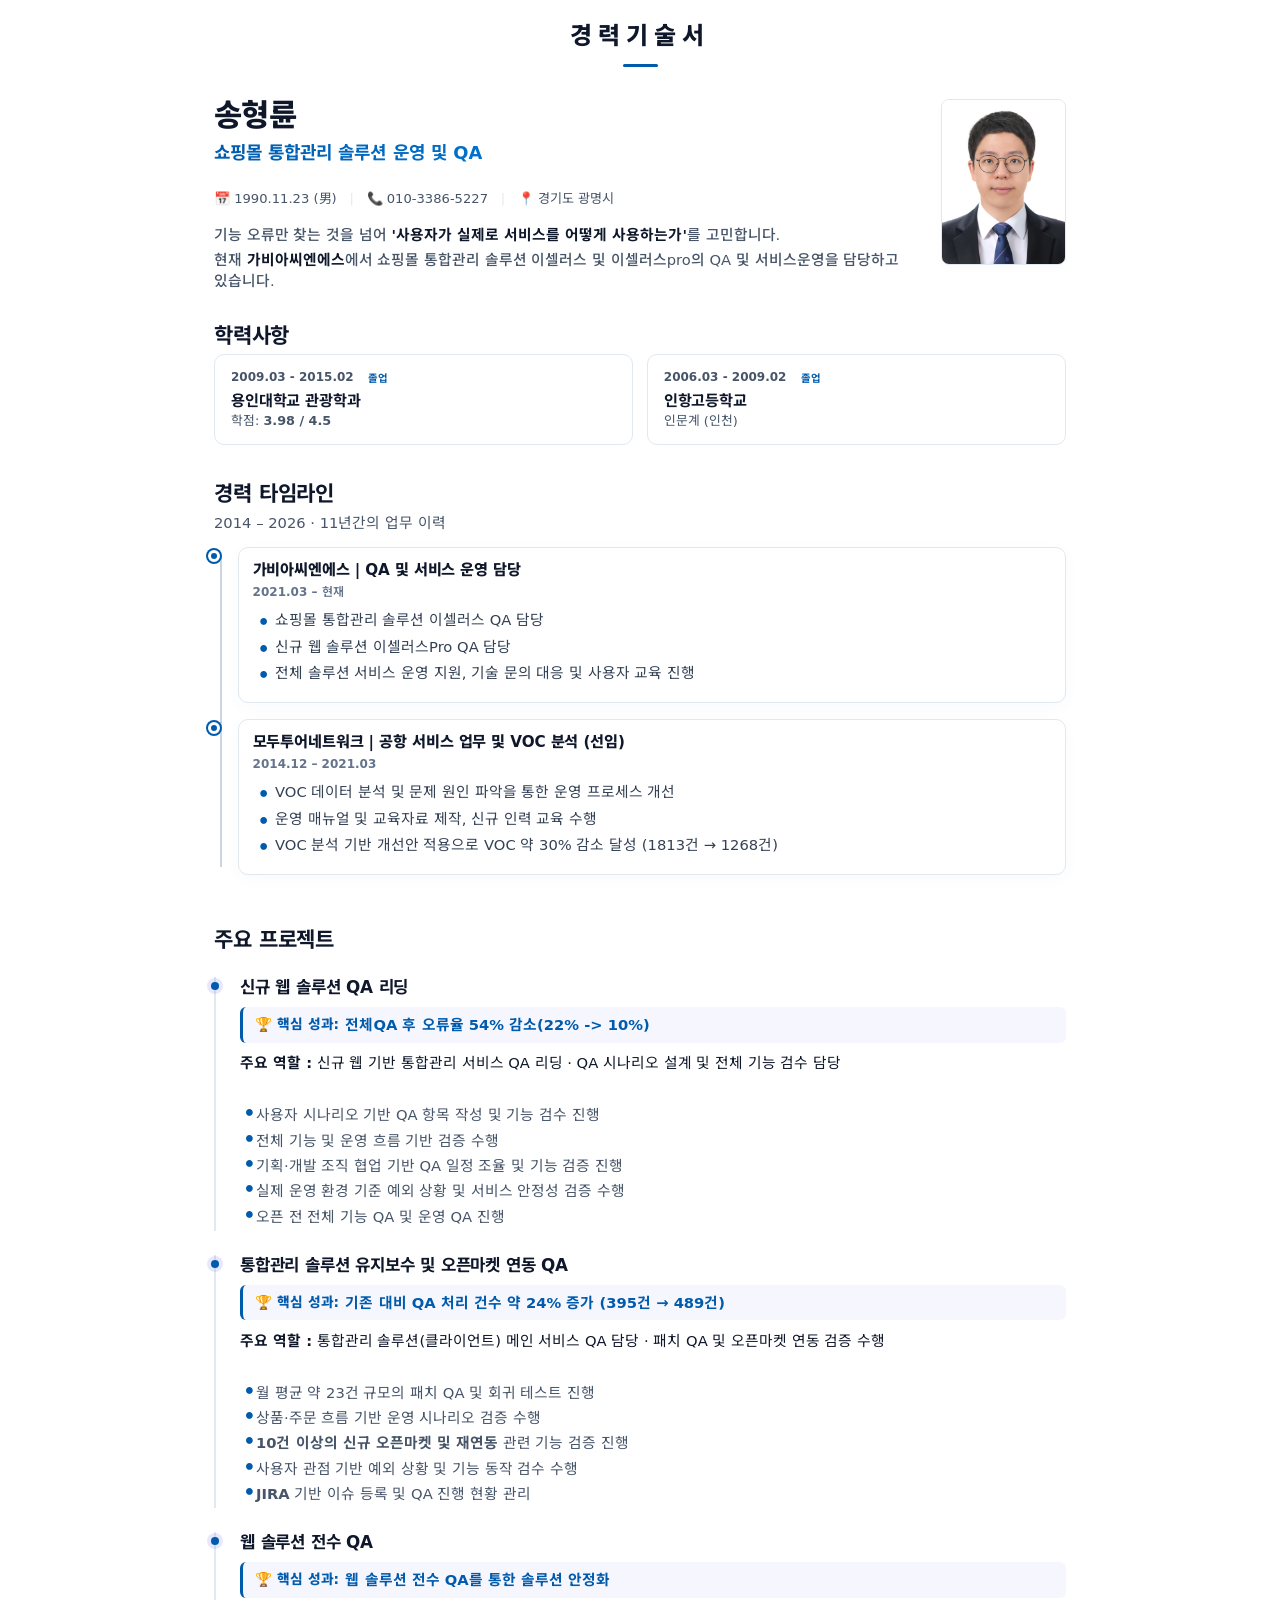
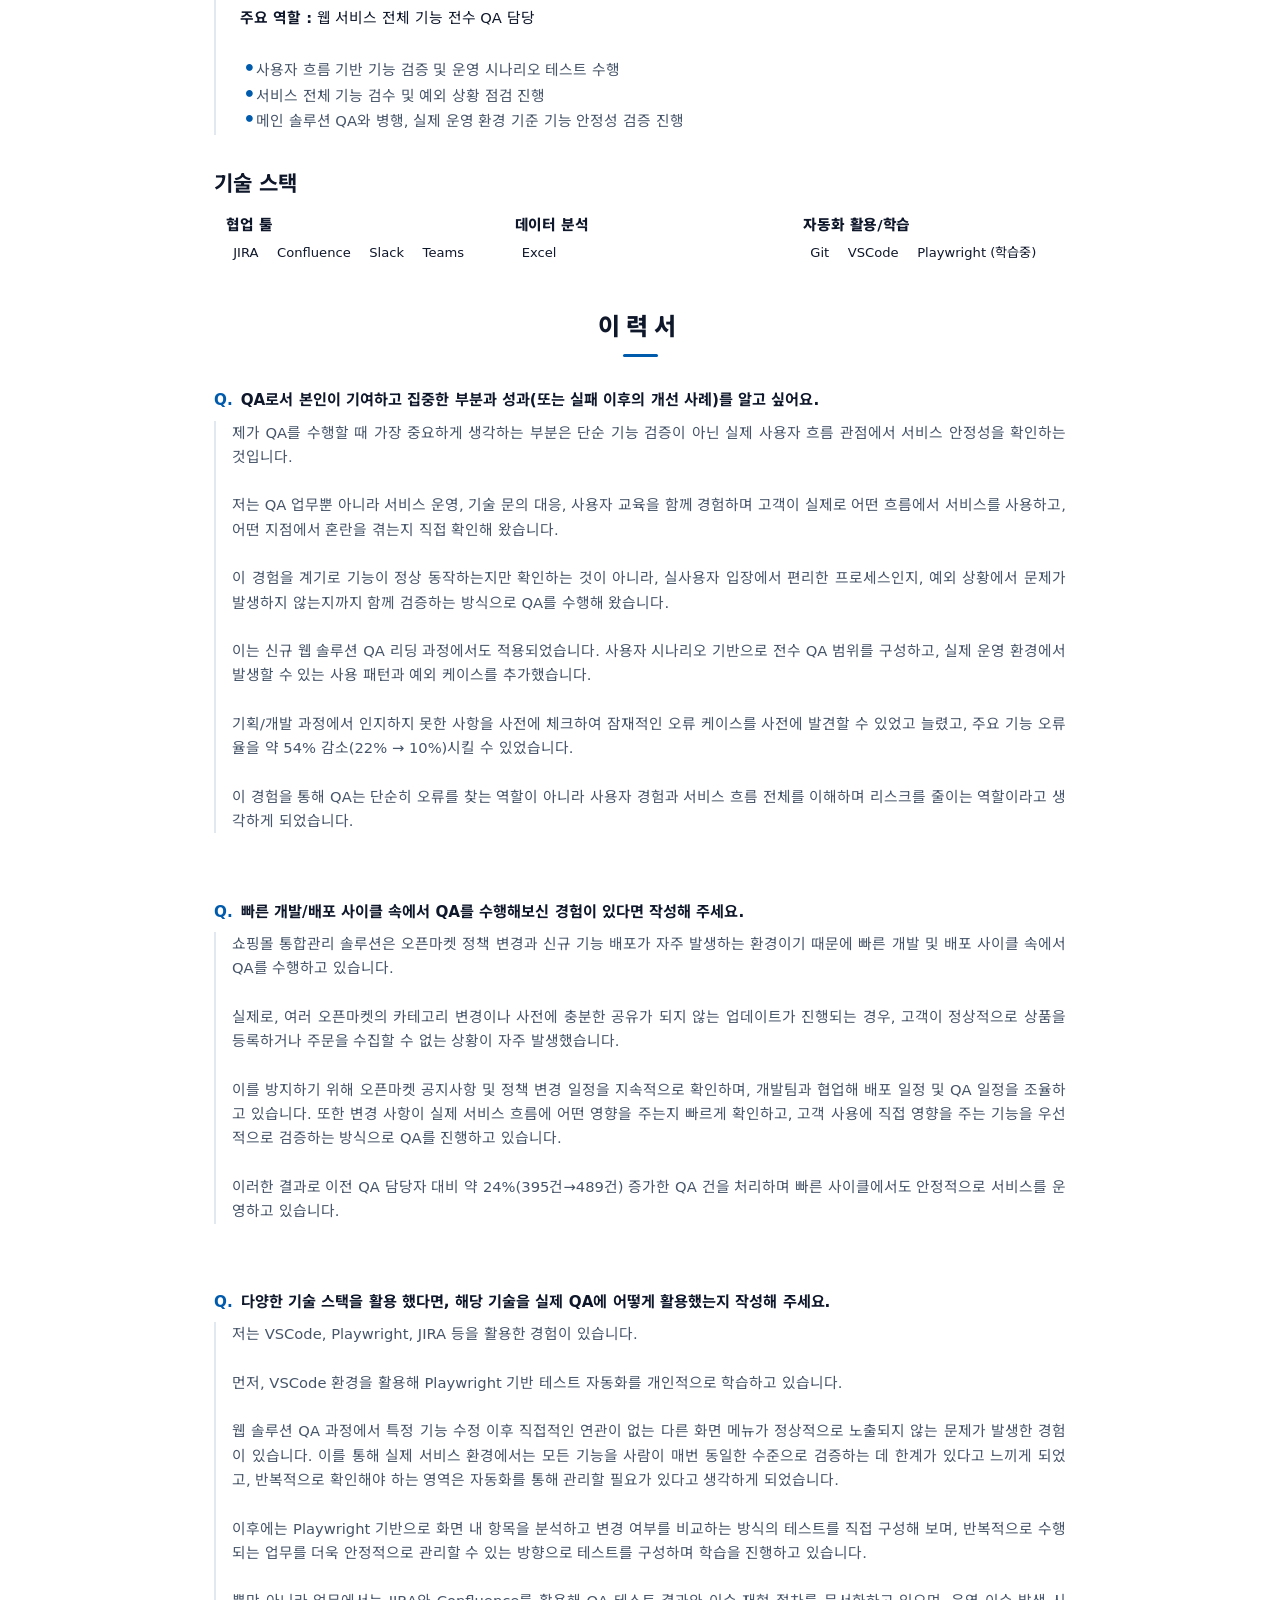
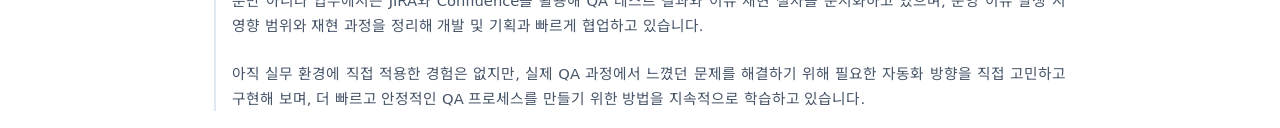
<file: toss.html>
<!DOCTYPE html>
<html lang="ko">

<head>
    <meta charset="UTF-8">
    <meta name="viewport" content="width=device-width, initial-scale=1.0">
    <title>송형륜 | 포트폴리오</title>
    <meta name="description" content="쇼핑몰 통합관리 솔루션 운영 및 QA 송형륜의 포트폴리오입니다.">
    <!-- Google Fonts: Inter and Noto Sans KR -->
    <link rel="preconnect" href="https://fonts.googleapis.com">
    <link rel="preconnect" href="https://fonts.gstatic.com" crossorigin>
    <link
        href="https://fonts.googleapis.com/css2?family=Inter:wght@400;600;800&family=Noto+Sans+KR:wght@400;500;700&display=swap"
        rel="stylesheet">
    <link rel="stylesheet" href="style.css?v=1.1">
    <style>
        /* Custom Styles for toss.html - Resume-optimized compact layout */

        /* Hide navbar completely */
        .navbar {
            display: none !important;
        }

        /* Adjust global text sizing and spacing */
        body {
            font-size: 0.82rem !important;
            line-height: 1.45 !important;
            padding: 0 !important;
            margin: 0 !important;
        }

        .container {
            max-width: 900px !important;
            width: 100% !important;
            margin: 0 auto !important;
            padding: 0 1.5rem !important;
        }

        /* Compress sections spacing */
        .section {
            padding: 1.1rem 0 !important;
        }

        /* Hero layout: Reset flex container to block so the container stretches to full width */
        .hero {
            display: block !important;
            min-height: auto !important;
            padding-top: 1.2rem !important;
            padding-bottom: 0.8rem !important;
        }

        .hero-grid {
            display: flex !important;
            flex-direction: row !important;
            justify-content: space-between !important;
            align-items: flex-start !important;
            gap: 2.5rem !important;
            padding-top: 0 !important;
        }

        .hero-left {
            flex: 1 !important;
            padding-right: 0 !important;
        }

        .hero-right {
            position: static !important;
            width: auto !important;
            flex-shrink: 0 !important;
            display: flex !important;
            justify-content: flex-end !important;
        }

        /* Compacting typography sizes */
        .hero-title {
            font-size: 1.92rem !important;
            font-weight: 800 !important;
            margin-bottom: 0.5rem !important;
        }

        .hero-role {
            font-size: 1.12rem !important;
            font-weight: 700 !important;
            margin-bottom: 0.6rem !important;
        }

        .hero-subtitle {
            font-size: 0.92rem !important;
            line-height: 1.45 !important;
            margin-bottom: 0 !important;
            color: var(--text-muted) !important;
            word-break: keep-all !important;
        }

        .status-badge {
            margin-bottom: 0.6rem !important;
            padding: 0.15rem 0.5rem !important;
            font-size: 0.74rem !important;
        }

        .section-title {
            font-size: 1.32rem !important;
            margin-bottom: 0.3rem !important;
            font-weight: 700 !important;
        }

        .section-subtitle {
            font-size: 0.92rem !important;
            margin-bottom: 0.8rem !important;
        }

        /* Profile photo frame slot */
        .profile-photo-container {
            width: 125px;
            height: 166px;
            border: 1px solid var(--border-color);
            border-radius: 8px;
            overflow: hidden;
            display: flex;
            align-items: center;
            justify-content: center;
            background: var(--card-bg);
            box-shadow: 0 4px 8px rgba(0, 0, 0, 0.02);
            transition: all 0.2s ease;
        }

        .profile-photo-container:hover {
            border-color: var(--accent-color);
        }

        .profile-photo {
            width: 100%;
            height: 100%;
            display: flex;
            align-items: center;
            justify-content: center;
            color: var(--text-muted);
            font-size: 0.78rem;
            font-weight: 600;
        }

        .photo-placeholder {
            display: flex;
            flex-direction: column;
            align-items: center;
            gap: 6px;
        }

        .photo-placeholder::before {
            content: '📸';
            font-size: 1.4rem;
        }

        /* New Sleek Minimalist Project List Layout */
        .project-list {
            display: flex !important;
            flex-direction: column !important;
            gap: 1.5rem !important;
            margin-top: 1.5rem !important;
        }

        .project-item {
            position: relative !important;
            padding-left: 1.5rem !important;
            border-left: 2px solid var(--border-color) !important;
        }

        .project-item::before {
            content: '' !important;
            position: absolute !important;
            left: -5px !important;
            top: 0.3rem !important;
            width: 8px !important;
            height: 8px !important;
            border-radius: 50% !important;
            background: var(--accent-color) !important;
            box-shadow: 0 0 0 4px rgba(99, 102, 241, 0.15) !important;
        }

        .project-header {
            display: flex !important;
            justify-content: space-between !important;
            align-items: center !important;
            margin-bottom: 0.5rem !important;
        }

        .project-header h3 {
            font-size: 1.05rem !important;
            font-weight: 700 !important;
            margin: 0 !important;
        }

        .project-badge {
            font-size: 0.7rem !important;
            padding: 0.15rem 0.5rem !important;
            border-radius: 4px !important;
        }

        .project-result-banner {
            background: rgba(99, 102, 241, 0.06) !important;
            border-left: 3px solid var(--accent-color) !important;
            padding: 0.45rem 0.75rem !important;
            border-radius: 6px !important;
            margin-bottom: 0.6rem !important;
            font-size: 0.92rem !important;
            font-weight: 700 !important;
            color: var(--accent-color) !important;
            display: flex !important;
            align-items: center !important;
            gap: 0.4rem !important;
        }

        .project-result-banner::before {
            content: '🏆 핵심 성과:' !important;
            font-size: 0.86rem !important;
            font-weight: 800 !important;
        }

        .project-role-text {
            font-size: 0.92rem !important;
            color: var(--text-color) !important;
            margin: 0 0 0.4rem 0 !important;
            line-height: 1.45 !important;
        }

        .project-tasks-list {
            list-style: none !important;
            padding-left: 0 !important;
            margin: 0 !important;
        }

        .project-tasks-list li {
            position: relative !important;
            padding-left: 1rem !important;
            margin-bottom: 0.25rem !important;
            font-size: 0.92rem !important;
            line-height: 1.45 !important;
            color: var(--text-muted) !important;
        }

        .project-tasks-list li::before {
            content: '•' !important;
            position: absolute !important;
            left: 0.2rem !important;
            color: var(--accent-color) !important;
            font-weight: bold !important;
        }

        /* Compacting Career Timeline */
        .timeline {
            padding-left: 1.5rem !important;
        }

        .timeline-item {
            margin-bottom: 1rem !important;
        }

        .timeline-dot {
            left: -1.85rem !important;
            top: 0.2rem !important;
            width: 0.75rem !important;
            height: 0.75rem !important;
        }

        .timeline-content {
            padding: 0.85rem !important;
            border-radius: 10px !important;
        }

        .timeline-content h3 {
            font-size: 0.95rem !important;
            margin-bottom: 0.2rem !important;
        }

        .timeline-desc {
            font-size: 0.75rem !important;
            margin-bottom: 0.4rem !important;
        }

        .timeline-content li {
            font-size: 0.92rem !important;
            margin-bottom: 0.2rem !important;
        }

        /* Education Section styling */
        .education-grid {
            display: grid !important;
            grid-template-columns: repeat(2, 1fr) !important;
            gap: 0.85rem !important;
        }

        .education-card {
            padding: 0.85rem 1rem !important;
            border-radius: 10px !important;
            background: var(--card-bg) !important;
            border: 1px solid var(--border-color) !important;
            display: flex !important;
            flex-direction: column !important;
            gap: 0.3rem !important;
        }

        .edu-duration {
            font-size: 0.75rem !important;
            color: var(--text-muted) !important;
            font-weight: 600 !important;
            display: flex !important;
            align-items: center !important;
            gap: 0.5rem !important;
        }

        .edu-badge {
            background: rgba(var(--accent-rgb), 0.1) !important;
            color: var(--accent-color) !important;
            padding: 0.1rem 0.4rem !important;
            font-size: 0.65rem !important;
            border-radius: 4px !important;
            font-weight: 700 !important;
        }

        .education-card h3 {
            font-size: 0.95rem !important;
            font-weight: 700 !important;
            margin: 0 !important;
        }

        .edu-grade {
            font-size: 0.8rem !important;
            color: var(--text-muted) !important;
            margin: 0 !important;
        }

        /* Compacting Skills - 3 column single row layout */
        .skills-grid {
            display: grid !important;
            grid-template-columns: repeat(3, 1fr) !important;
            gap: 0.85rem !important;
        }

        .skill-category {
            padding: 0.75rem !important;
            border-radius: 10px !important;
        }

        .skill-category h3 {
            font-size: 0.92rem !important;
            margin-bottom: 0.4rem !important;
            padding-bottom: 0.2rem !important;
        }

        .tag {
            padding: 0.2rem 0.45rem !important;
            font-size: 0.82rem !important;
            border-radius: 6px !important;
        }

        /* Document Main Title (경력기술서) */
        .resume-main-title {
            text-align: center !important;
            font-size: 1.5rem !important;
            font-weight: 800 !important;
            letter-spacing: 0.25em !important;
            color: var(--text-color) !important;
            margin-bottom: 2rem !important;
            position: relative !important;
        }

        .resume-main-title::after {
            content: '' !important;
            display: block !important;
            width: 35px !important;
            height: 3px !important;
            background: var(--accent-color) !important;
            margin: 0.6rem auto 0 auto !important;
            border-radius: 2px !important;
        }

        /* Cover Letter (자기소개서) Styles */
        .cover-letter-list {
            display: flex !important;
            flex-direction: column !important;
            gap: 4.2rem !important;
            margin-top: 1.5rem !important;
        }

        .cover-letter-item {
            display: flex !important;
            flex-direction: column !important;
            gap: 0.6rem !important;
            page-break-inside: avoid !important;
            break-inside: avoid !important;
        }

        .cover-letter-question {
            font-size: 0.95rem !important;
            font-weight: 700 !important;
            color: var(--text-color) !important;
            display: flex !important;
            align-items: center !important;
            gap: 0.5rem !important;
        }

        .cover-letter-question::before {
            content: 'Q.' !important;
            color: var(--accent-color) !important;
            font-weight: 800 !important;
        }

        .cover-letter-answer {
            font-size: 0.92rem !important;
            line-height: 1.65 !important;
            color: var(--text-muted) !important;
            padding-left: 1rem !important;
            border-left: 2px solid var(--border-color) !important;
            text-align: justify !important;
        }

        /* Hero Contact Info Styling */
        .hero-contact-info {
            display: flex !important;
            flex-wrap: wrap !important;
            gap: 0.6rem !important;
            align-items: center !important;
            margin-top: 0.8rem !important;
            font-size: 0.82rem !important;
            color: var(--text-muted) !important;
        }

        .info-divider {
            color: var(--border-color) !important;
            font-weight: 300 !important;
            margin: 0 0.2rem !important;
        }

        /* Print formatting */
        @media print {
            body {
                background-color: #ffffff !important;
                color: #000000 !important;
                padding-top: 0.4rem !important;
            }

            /* Equal and beautiful spacing between all sections */
            .section {
                padding: 1.4rem 0 !important;
            }

            /* Increase gaps below titles and subtitles for excellent breathing room */
            .section-title {
                margin-bottom: 0.8rem !important;
            }

            .section-subtitle {
                font-size: 0.92rem !important;
                margin-bottom: 1.5rem !important;
            }

            .project-list {
                margin-top: 1.8rem !important;
            }
            .education-grid,
            .timeline {
                margin-top: 0.8rem !important;
            }

            /* Extra padding at the top of Page 1 to look very professional */
            .hero {
                padding-top: 1.2rem !important;
                padding-bottom: 1rem !important;
            }

            /* Page 2 cleanly starts with Projects, with matching top margin and separation below */
            #projects {
                page-break-before: always !important;
                break-before: page !important;
                padding-top: 1.0rem !important;
                margin-bottom: 0.4rem !important;
            }

            /* Restore beautiful Project styling to original premium sizes but minimize vertical margins */
            .project-item {
                page-break-inside: avoid !important;
                break-inside: avoid !important;
                margin-bottom: 0.95rem !important;
            }

            .project-result-banner {
                padding: 0.4rem 0.6rem !important;
                margin-bottom: 0.5rem !important;
                font-size: 0.92rem !important;
            }

            .project-role-text {
                font-size: 0.92rem !important;
                margin-bottom: 0.3rem !important;
            }

            .project-tasks-list li {
                font-size: 0.92rem !important;
                line-height: 1.4 !important;
                margin-bottom: 0.12rem !important;
            }

            /* Compact Skills section specifically to sit perfectly at the bottom of Page 2 */
            .skills-grid {
                gap: 0.5rem !important;
                margin-top: 0.5rem !important;
            }

            .skill-category {
                padding: 0.4rem 0.6rem !important;
            }

            .skill-category h3 {
                font-size: 0.92rem !important;
                margin-bottom: 0.3rem !important;
            }

            .tag {
                padding: 0.12rem 0.35rem !important;
                font-size: 0.82rem !important;
            }

            #skills {
                padding-top: 0.6rem !important;
                margin-top: 0 !important;
            }

            /* Page 3 cleanly starts with Cover Letter (자기소개서) */
            #cover-letter {
                page-break-before: always !important;
                break-before: page !important;
                padding-top: 0 !important;
            }

            #cover-letter .cover-letter-list {
                gap: 4.2rem !important;
                margin-top: 1rem !important;
            }

            #cover-letter .cover-letter-item {
                gap: 0.3rem !important;
                page-break-inside: avoid !important;
                break-inside: avoid !important;
            }

            /* Add top margin specifically for the 3rd item which falls on page 4 */
            #cover-letter .cover-letter-item:nth-child(3) {
                padding-top: 2.5rem !important;
            }

            #cover-letter .cover-letter-question {
                font-size: 1.02rem !important;
                margin-bottom: 0.2rem !important;
            }

            #cover-letter .cover-letter-answer {
                font-size: 0.92rem !important;
                line-height: 1.5 !important;
                padding-left: 0.8rem !important;
            }

            .timeline-content,
            .education-card {
                border: 1px solid #e5e7eb !important;
                background: #ffffff !important;
                page-break-inside: avoid !important;
                break-inside: avoid !important;
            }

            .skill-category {
                border: 1px solid #e5e7eb !important;
                background: #ffffff !important;
            }
        }
    </style>
</head>

<body>

    <main>
        <section id="hero" class="hero section">
            <div class="container fade-in">
                <!-- ✏️ [메인 타이틀 수정] -->
                <div class="resume-main-title">경력기술서</div>
                <div class="hero-grid">
                    <div class="hero-left">
                        <!-- ✏️ [이름 수정] -->
                        <h1 class="hero-title">송형륜</h1>
                        <!-- ✏️ [직무/타이틀 수정] -->
                        <p class="hero-role">
                            <span class="gradient-text">쇼핑몰 통합관리 솔루션 운영 및 QA</span>
                        </p>
                        <!-- ✏️ [인적사항 및 연락처 수정] -->
                        <div class="hero-contact-info">
                            <span>📅 1990.11.23 (男)</span>
                            <span class="info-divider">|</span>
                            <span>📞 010-3386-5227</span>
                            <span class="info-divider">|</span>
                            <span>📍 경기도 광명시</span>
                        </div>
                        <!-- ✏️ [한줄 요약 및 소개 수정] -->
                        <p class="hero-subtitle" style="margin-top: 1rem;">
                            기능 오류만 찾는 것을 넘어 <strong>'사용자가 실제로 서비스를 어떻게 사용하는가'</strong>를 고민합니다.
                            <span style="display: block; margin-top: 0.25rem;">현재 <strong>가비아씨엔에스</strong>에서 쇼핑몰 통합관리
                                솔루션 이셀러스 및 이셀러스pro의 QA 및 서비스운영을 담당하고 있습니다.</span>
                        </p>
                    </div>

                    <div class="hero-right">
                        <div class="profile-photo-container slide-up">
                            <!-- ✏️ [실제 이력서용 본인 사진 삽입 완료] -->
                            <img src="photo.jpg" alt="송형륜 프로필 사진"
                                style="width: 100%; height: 100%; object-fit: cover; display: block;">
                        </div>
                    </div>
                </div>
            </div>
        </section>

        <section id="education" class="education section">
            <div class="container">
                <h2 class="section-title slide-up">학력사항</h2>
                <div class="education-grid slide-up">
                    <!-- ✏️ [학력 1 수정 (대학교)] -->
                    <div class="education-card">
                        <div class="edu-duration">2009.03 - 2015.02 <span class="edu-badge">졸업</span></div>
                        <div class="edu-info">
                            <h3>용인대학교 관광학과</h3>
                            <p class="edu-grade">학점: <strong>3.98 / 4.5</strong></p>
                        </div>
                    </div>
                    <!-- ✏️ [학력 2 수정 (고등학교)] -->
                    <div class="education-card">
                        <div class="edu-duration">2006.03 - 2009.02 <span class="edu-badge">졸업</span></div>
                        <div class="edu-info">
                            <h3>인항고등학교</h3>
                            <p class="edu-grade">인문계 (인천)</p>
                        </div>
                    </div>
                </div>
            </div>
        </section>

        <section id="career" class="career section">
            <div class="container">
                <h2 class="section-title slide-up">경력 타임라인</h2>
                <!-- ✏️ [경력 타임라인 요약 서브타이틀 수정] -->
                <p class="section-subtitle slide-up">2014 – 2026 · 11년간의 업무 이력</p>

                <div class="timeline">
                    <div class="timeline-item slide-up">
                        <div class="timeline-dot"></div>
                        <div class="timeline-content">
                            <h3>가비아씨엔에스 | QA 및 서비스 운영 담당</h3>
                            <p class="timeline-desc">2021.03 – 현재</p>
                            <ul>
                                <li>쇼핑몰 통합관리 솔루션 이셀러스 QA 담당</li>
                                <li>신규 웹 솔루션 이셀러스Pro QA 담당</li>
                                <li>전체 솔루션 서비스 운영 지원, 기술 문의 대응 및 사용자 교육 진행</li>
                            </ul>
                        </div>
                    </div>

                    <div class="timeline-item slide-up">
                        <div class="timeline-dot"></div>
                        <div class="timeline-content">
                            <h3>모두투어네트워크 | 공항 서비스 업무 및 VOC 분석 (선임)</h3>
                            <p class="timeline-desc">2014.12 – 2021.03</p>
                            <ul>
                                <li>VOC 데이터 분석 및 문제 원인 파악을 통한 운영 프로세스 개선</li>
                                <li>운영 매뉴얼 및 교육자료 제작, 신규 인력 교육 수행</li>
                                <li>VOC 분석 기반 개선안 적용으로 VOC 약 30% 감소 달성 (1813건 → 1268건)</li>
                            </ul>
                        </div>
                    </div>
                </div>
            </div>
        </section>

        <section id="projects" class="projects section">
            <div class="container">
                <h2 class="section-title slide-up">주요 프로젝트</h2>
                <div class="project-list slide-up">

                    <div class="project-item">
                        <div class="project-header">
                            <h3>신규 웹 솔루션 QA 리딩 </h3>
                        </div>
                        <div class="project-result-banner">
                            전체QA 후 오류율 54% 감소(22% -> 10%)
                        </div>
                        <div class="project-details">
                            <p class="project-role-text"><strong>주요 역할 :</strong> 신규 웹 기반 통합관리 서비스 QA 리딩 · QA 시나리오 설계 및
                                전체 기능 검수 담당</p>
                            <ul class="project-tasks-list">
                                <li>사용자 시나리오 기반 QA 항목 작성 및 기능 검수 진행</li>
                                <li>전체 기능 및 운영 흐름 기반 검증 수행</li>
                                <li>기획·개발 조직 협업 기반 QA 일정 조율 및 기능 검증 진행</li>
                                <li>실제 운영 환경 기준 예외 상황 및 서비스 안정성 검증 수행</li>
                                <li>오픈 전 전체 기능 QA 및 운영 QA 진행</li>
                            </ul>
                        </div>
                    </div>

                    <div class="project-item">
                        <div class="project-header">
                            <h3>통합관리 솔루션 유지보수 및 오픈마켓 연동 QA</h3>
                        </div>
                        <div class="project-result-banner">
                            기존 대비 QA 처리 건수 약 24% 증가 (395건 → 489건)
                        </div>
                        <div class="project-details">
                            <p class="project-role-text"><strong>주요 역할 :</strong> 통합관리 솔루션(클라이언트) 메인 서비스 QA 담당 · 패치 QA 및
                                오픈마켓 연동
                                검증 수행</p>
                            <ul class="project-tasks-list">
                                <li>월 평균 약 23건 규모의 패치 QA 및 회귀 테스트 진행</li>
                                <li>상품·주문 흐름 기반 운영 시나리오 검증 수행</li>
                                <li><strong>10건 이상의 신규 오픈마켓 및 재연동</strong> 관련 기능 검증 진행</li>
                                <li>사용자 관점 기반 예외 상황 및 기능 동작 검수 수행</li>
                                <li><strong>JIRA</strong> 기반 이슈 등록 및 QA 진행 현황 관리</li>
                            </ul>
                        </div>
                    </div>

                    <div class="project-item">
                        <div class="project-header">
                            <h3>웹 솔루션 전수 QA</h3>
                        </div>
                        <div class="project-result-banner">
                            웹 솔루션 전수 QA를 통한 솔루션 안정화
                        </div>
                        <div class="project-details">
                            <p class="project-role-text"><strong>주요 역할 :</strong> 웹 서비스 전체 기능 전수 QA 담당</p>
                            <ul class="project-tasks-list">
                                <li>사용자 흐름 기반 기능 검증 및 운영 시나리오 테스트 수행</li>
                                <li>서비스 전체 기능 검수 및 예외 상황 점검 진행</li>
                                <li>메인 솔루션 QA와 병행, 실제 운영 환경 기준 기능 안정성 검증 진행</li>
                            </ul>
                        </div>
                    </div>

                </div>
            </div>
        </section>

        <section id="skills" class="skills section">
            <div class="container">
                <h2 class="section-title slide-up">기술 스택</h2>
                <div class="skills-grid slide-up">
                    <div class="skill-category">
                        <h3>협업 툴</h3>
                        <div class="skill-tags">
                            <span class="tag">JIRA</span>
                            <span class="tag">Confluence</span>
                            <span class="tag">Slack</span>
                            <span class="tag">Teams</span>
                        </div>
                    </div>
                    <div class="skill-category">
                        <h3>데이터 분석</h3>
                        <div class="skill-tags">
                            <span class="tag">Excel</span>
                        </div>
                    </div>
                    <div class="skill-category">
                        <h3>자동화 활용/학습</h3>
                        <div class="skill-tags">
                            <span class="tag">Git</span>
                            <span class="tag">VSCode</span>
                            <span class="tag">Playwright (학습중)</span>
                        </div>
                    </div>
                </div>
            </div>
        </section>

        <section id="cover-letter" class="cover-letter section">
            <div class="container">
                <!-- ✏️ [대제목 수정: 경력기술서와 동일한 등급의 웅장한 타이틀로 설정] -->
                <div class="resume-main-title slide-up">이력서</div>
                <div class="cover-letter-list slide-up">

                    <div class="cover-letter-item">
                        <div class="cover-letter-question">QA로서 본인이 기여하고 집중한 부분과 성과(또는 실패 이후의 개선 사례)를 알고 싶어요.</div>
                        <div class="cover-letter-answer">
                            제가 QA를 수행할 때 가장 중요하게 생각하는 부분은 단순 기능 검증이 아닌 실제 사용자 흐름 관점에서 서비스 안정성을 확인하는 것입니다.<br><br>
                            저는 QA 업무뿐 아니라 서비스 운영, 기술 문의 대응, 사용자 교육을 함께 경험하며 고객이 실제로 어떤 흐름에서 서비스를 사용하고, 어떤 지점에서 혼란을 겪는지 직접 확인해 왔습니다.<br><br>
                            이 경험을 계기로 기능이 정상 동작하는지만 확인하는 것이 아니라, 실사용자 입장에서 편리한 프로세스인지, 예외 상황에서 문제가 발생하지 않는지까지 함께 검증하는 방식으로 QA를 수행해 왔습니다.<br><br>
                            이는 신규 웹 솔루션 QA 리딩 과정에서도 적용되었습니다. 사용자 시나리오 기반으로 전수 QA 범위를 구성하고, 실제 운영 환경에서 발생할 수 있는 사용 패턴과 예외 케이스를 추가했습니다.<br><br>
                            기획/개발 과정에서 인지하지 못한 사항을 사전에 체크하여 잠재적인 오류 케이스를 사전에 발견할 수 있었고 늘렸고, 주요 기능 오류율을 약 54% 감소(22% → 10%)시킬 수 있었습니다.<br><br>
                            이 경험을 통해 QA는 단순히 오류를 찾는 역할이 아니라 사용자 경험과 서비스 흐름 전체를 이해하며 리스크를 줄이는 역할이라고 생각하게 되었습니다.
                        </div>
                    </div>

                    <div class="cover-letter-item">
                        <div class="cover-letter-question">빠른 개발/배포 사이클 속에서 QA를 수행해보신 경험이 있다면 작성해 주세요.</div>
                        <div class="cover-letter-answer">
                            쇼핑몰 통합관리 솔루션은 오픈마켓 정책 변경과 신규 기능 배포가 자주 발생하는 환경이기 때문에 빠른 개발 및 배포 사이클 속에서 QA를 수행하고 있습니다.<br><br>
                            실제로, 여러 오픈마켓의 카테고리 변경이나 사전에 충분한 공유가 되지 않는 업데이트가 진행되는 경우, 고객이 정상적으로 상품을 등록하거나 주문을 수집할 수 없는 상황이 자주 발생했습니다.<br><br>
                            이를 방지하기 위해 오픈마켓 공지사항 및 정책 변경 일정을 지속적으로 확인하며, 개발팀과 협업해 배포 일정 및 QA 일정을 조율하고 있습니다. 또한 변경 사항이 실제 서비스 흐름에 어떤 영향을 주는지 빠르게 확인하고, 고객 사용에 직접 영향을 주는 기능을 우선적으로 검증하는 방식으로 QA를 진행하고 있습니다.<br><br>
                            이러한 결과로 이전 QA 담당자 대비 약 24%(395건→489건) 증가한 QA 건을 처리하며 빠른 사이클에서도 안정적으로 서비스를 운영하고 있습니다.
                        </div>
                    </div>

                    <div class="cover-letter-item">
                        <div class="cover-letter-question">다양한 기술 스택을 활용 했다면, 해당 기술을 실제 QA에 어떻게 활용했는지 작성해 주세요.</div>
                        <div class="cover-letter-answer">
                            저는 VSCode, Playwright, JIRA 등을 활용한 경험이 있습니다.<br><br>
                            먼저, VSCode 환경을 활용해 Playwright 기반 테스트 자동화를 개인적으로 학습하고 있습니다.<br><br>
                            웹 솔루션 QA 과정에서 특정 기능 수정 이후 직접적인 연관이 없는 다른 화면 메뉴가 정상적으로 노출되지 않는 문제가 발생한 경험이 있습니다. 이를 통해 실제 서비스 환경에서는 모든 기능을 사람이 매번 동일한 수준으로 검증하는 데 한계가 있다고 느끼게 되었고, 반복적으로 확인해야 하는 영역은 자동화를 통해 관리할 필요가 있다고 생각하게 되었습니다.<br><br>
                            이후에는 Playwright 기반으로 화면 내 항목을 분석하고 변경 여부를 비교하는 방식의 테스트를 직접 구성해 보며, 반복적으로 수행되는 업무를 더욱 안정적으로 관리할 수 있는 방향으로 테스트를 구성하며 학습을 진행하고 있습니다.<br><br>
                            뿐만 아니라 업무에서는 JIRA와 Confluence를 활용해 QA 테스트 결과와 이슈 재현 절차를 문서화하고 있으며, 운영 이슈 발생 시 영향 범위와 재현 과정을 정리해 개발 및 기획과 빠르게 협업하고 있습니다.<br><br>
                            아직 실무 환경에 직접 적용한 경험은 없지만, 실제 QA 과정에서 느꼈던 문제를 해결하기 위해 필요한 자동화 방향을 직접 고민하고 구현해 보며, 더 빠르고 안정적인 QA 프로세스를 만들기 위한 방법을 지속적으로 학습하고 있습니다.
                        </div>
                    </div>

                </div>
            </div>
        </section>
    </main>



    <script src="script.js?v=1.1"></script>
</body>

</html>
</file>
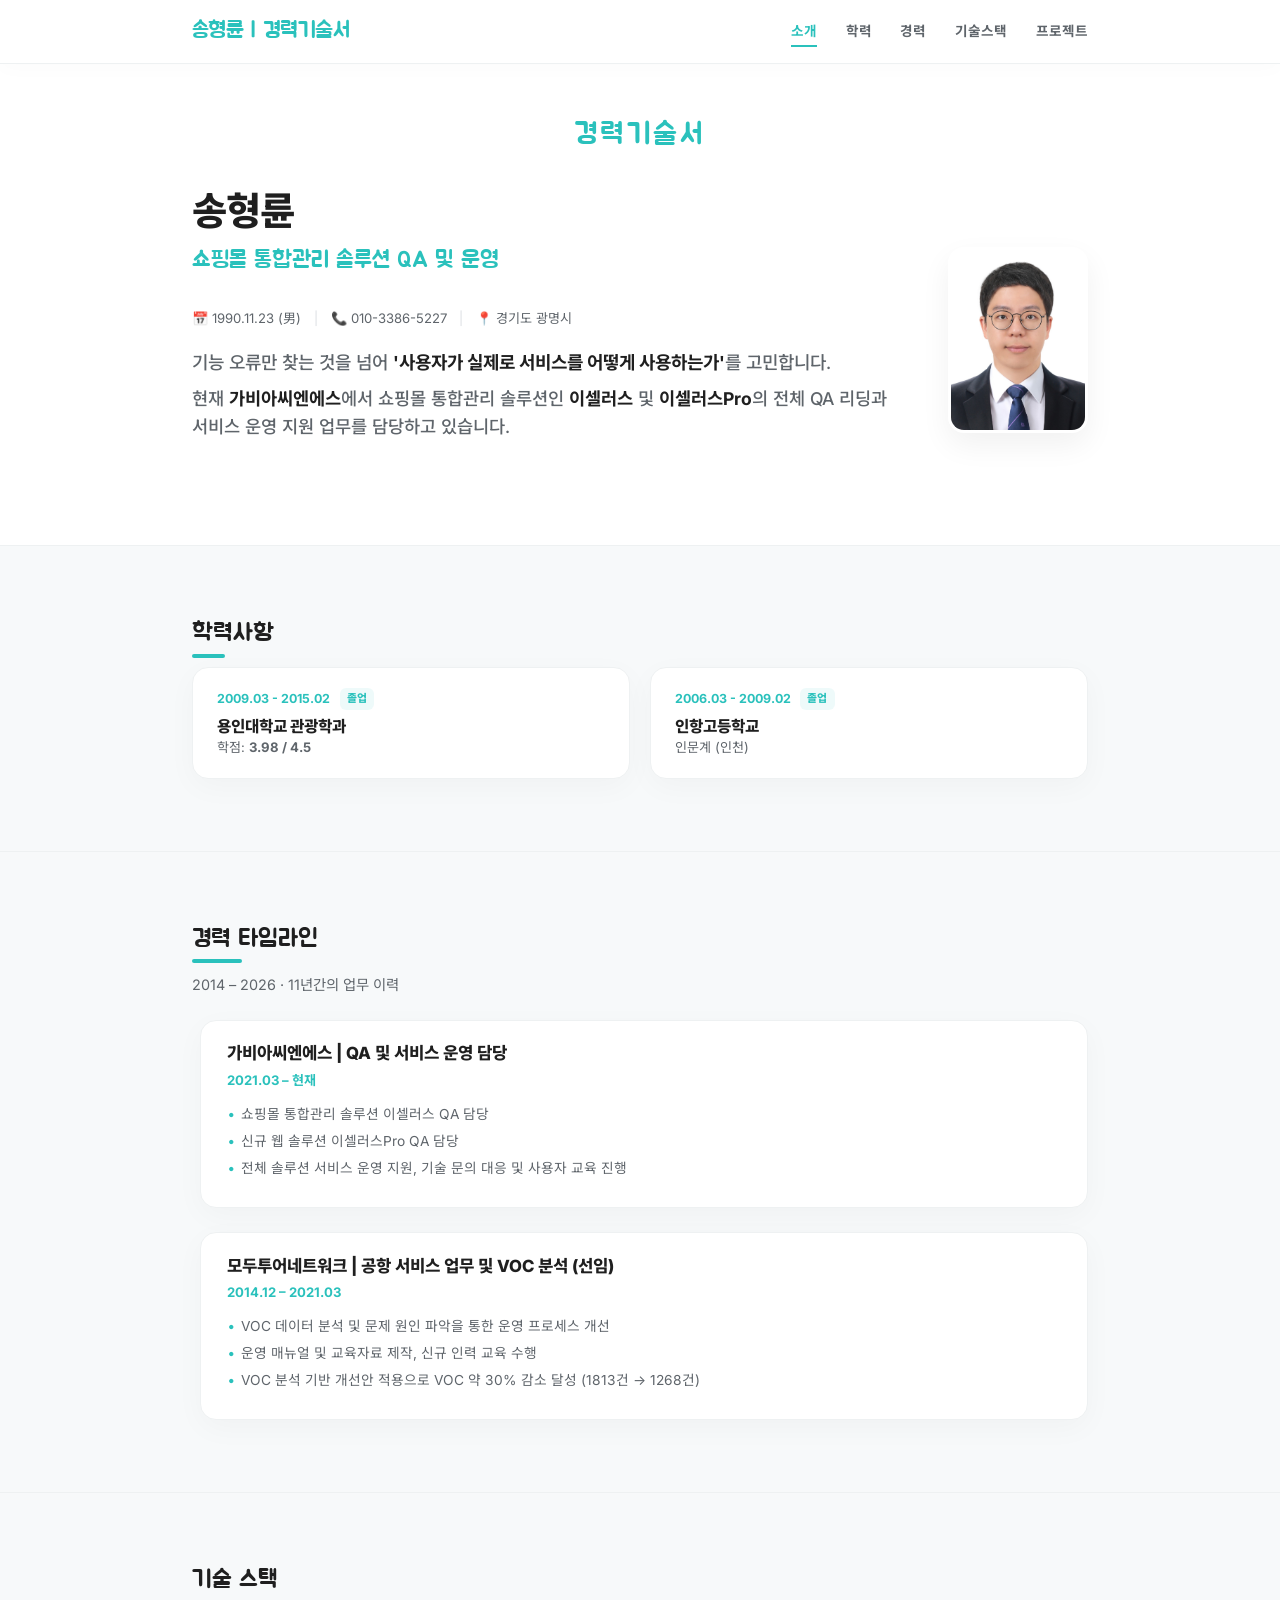
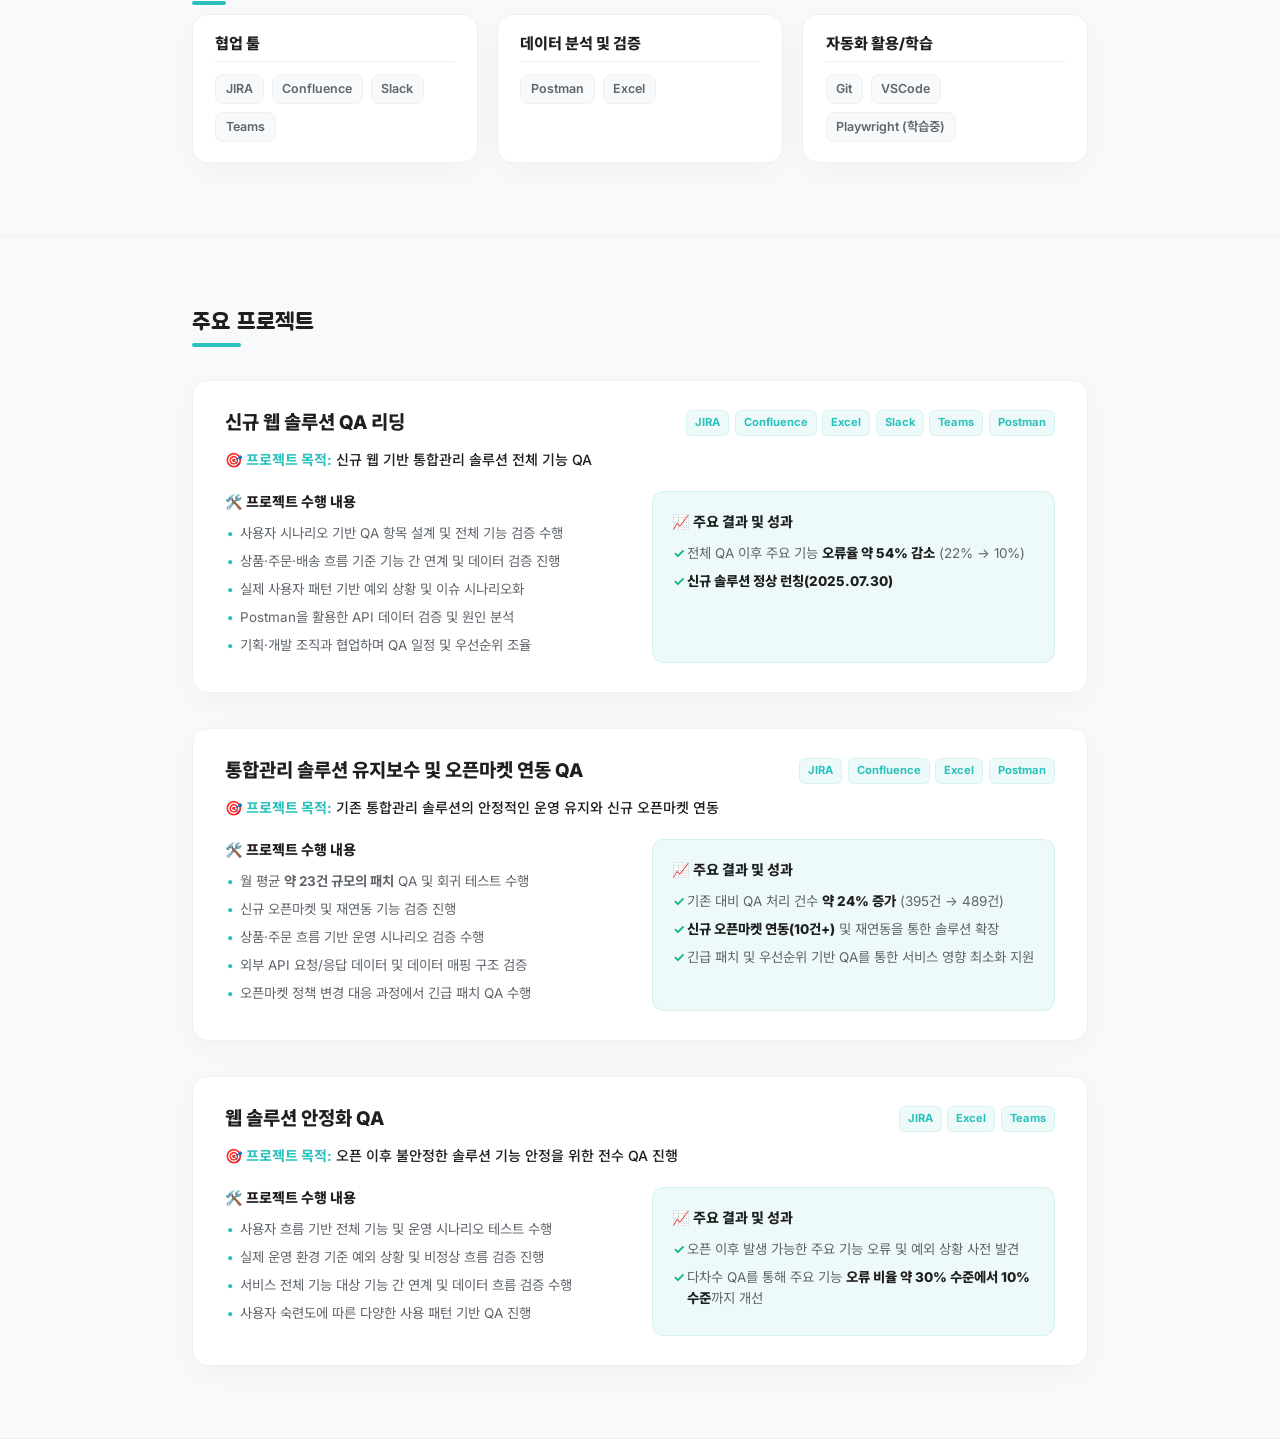
<file: 배민/baemin.html>
<!DOCTYPE html>
<html lang="ko">

<head>
    <meta charset="UTF-8">
    <meta name="viewport" content="width=device-width, initial-scale=1.0">
    <title>송형륜 | 경력기술서</title>
    <meta name="description" content="쇼핑몰 통합관리 솔루션 운영 및 QA 송형륜의 경력기술서입니다.">
    <!-- Google Fonts: Inter and Noto Sans KR -->
    <link rel="preconnect" href="https://fonts.googleapis.com">
    <link rel="preconnect" href="https://fonts.gstatic.com" crossorigin>
    <link
        href="https://fonts.googleapis.com/css2?family=Jua&family=Inter:wght@400;600;800&family=Noto+Sans+KR:wght@400;500;700;800&display=swap"
        rel="stylesheet">
    <link rel="stylesheet" href="style.css?v=1.1">
    <style>
        /* Woowahan Design System Variables */
        :root {
            --bg-color: #ffffff;
            --bg-light: #f7f9fa;
            --text-main: #1f1f1f;
            --text-muted: #5f656b;
            --accent-color: #2ac1bc;
            /* BM Mint */
            --accent-hover: #229e99;
            --accent-light: rgba(42, 193, 188, 0.08);
            --border-color: #eef1f2;
            --card-shadow: 0 8px 30px rgba(0, 0, 0, 0.03);
            --card-hover-shadow: 0 12px 40px rgba(42, 193, 188, 0.08);
            --font-jua: 'Jua', sans-serif;
            --font-sans: 'Inter', 'Noto Sans KR', sans-serif;
        }

        body {
            background-color: var(--bg-light) !important;
            color: var(--text-main) !important;
            font-family: var(--font-sans) !important;
            font-size: 0.88rem !important;
            line-height: 1.6 !important;
            padding: 0 !important;
            margin: 0 !important;
        }

        .container {
            max-width: 960px !important;
            width: 100% !important;
            margin: 0 auto !important;
            padding: 0 2rem !important;
        }

        /* Smooth floating navbar */
        .navbar {
            display: flex !important;
            position: fixed !important;
            top: 0 !important;
            left: 0 !important;
            right: 0 !important;
            height: 64px !important;
            background: rgba(255, 255, 255, 0.85) !important;
            backdrop-filter: blur(12px) !important;
            -webkit-backdrop-filter: blur(12px) !important;
            border-bottom: 1px solid var(--border-color) !important;
            z-index: 1000 !important;
            align-items: center !important;
            box-shadow: 0 4px 20px rgba(0, 0, 0, 0.02) !important;
            transition: all 0.3s ease !important;
        }

        .nav-content {
            width: 100% !important;
            max-width: 960px !important;
            margin: 0 auto !important;
            padding: 0 2rem !important;
            display: flex !important;
            justify-content: space-between !important;
            align-items: center !important;
        }

        .logo {
            font-family: var(--font-jua) !important;
            font-size: 1.35rem !important;
            font-weight: normal !important;
            color: var(--accent-color) !important;
            letter-spacing: -0.03em !important;
        }

        .nav-links {
            display: flex !important;
            gap: 1.8rem !important;
        }

        .nav-links a {
            font-size: 0.85rem !important;
            font-weight: 700 !important;
            color: var(--text-muted) !important;
            transition: all 0.25s ease !important;
            position: relative !important;
            padding: 0.3rem 0 !important;
        }

        .nav-links a:hover,
        .nav-links a.active {
            color: var(--accent-color) !important;
        }

        .nav-links a::after {
            content: '' !important;
            position: absolute !important;
            bottom: 0 !important;
            left: 0 !important;
            width: 0 !important;
            height: 2px !important;
            background: var(--accent-color) !important;
            transition: width 0.25s ease !important;
        }

        .nav-links a:hover::after,
        .nav-links a.active::after {
            width: 100% !important;
        }

        /* Compressing spacing */
        .section {
            padding: 4.5rem 0 !important;
            border-bottom: 1px solid var(--border-color) !important;
        }

        /* Hero Area */
        .hero {
            display: flex !important;
            min-height: auto !important;
            padding-top: 7rem !important;
            padding-bottom: 3.5rem !important;
            background: #ffffff !important;
        }

        .hero-grid {
            display: flex !important;
            flex-direction: row !important;
            justify-content: space-between !important;
            align-items: center !important;
            gap: 3rem !important;
            padding-top: 0 !important;
        }

        .hero-left {
            flex: 1 !important;
            padding-right: 0 !important;
        }

        .hero-right {
            position: static !important;
            width: auto !important;
            flex-shrink: 0 !important;
        }

        .hero-title {
            font-family: var(--font-sans) !important;
            font-size: 2.4rem !important;
            font-weight: 800 !important;
            margin-bottom: 0.6rem !important;
            color: var(--text-main) !important;
            letter-spacing: -0.02em !important;
        }

        .hero-role {
            font-family: var(--font-jua) !important;
            font-size: 1.45rem !important;
            font-weight: normal !important;
            color: var(--text-main) !important;
            margin-bottom: 0.8rem !important;
            letter-spacing: 0 !important;
        }

        .hero-role .gradient-text {
            background: none !important;
            -webkit-background-clip: unset !important;
            -webkit-text-fill-color: unset !important;
            background-clip: unset !important;
            color: var(--accent-color) !important;
        }

        .hero-subtitle {
            font-size: 1.12rem !important;
            line-height: 1.62 !important;
            margin-top: 1.2rem !important;
            color: var(--text-muted) !important;
            word-break: keep-all !important;
        }

        .hero-subtitle strong {
            color: var(--text-main) !important;
            font-weight: 700 !important;
        }

        .hero-contact-info {
            display: flex !important;
            flex-wrap: wrap !important;
            gap: 0.8rem !important;
            align-items: center !important;
            margin-top: 1rem !important;
            font-size: 0.82rem !important;
            color: var(--text-muted) !important;
        }

        .info-divider {
            color: #d1d5db !important;
            font-weight: 300 !important;
        }

        /* Profile photo container */
        .profile-photo-container {
            width: 140px;
            height: 186px;
            border: 3px solid #ffffff;
            border-radius: 16px;
            overflow: hidden;
            background: #ffffff;
            box-shadow: 0 12px 30px rgba(0, 0, 0, 0.06);
            transition: all 0.3s cubic-bezier(0.4, 0, 0.2, 1);
        }

        .profile-photo-container:hover {
            transform: translateY(-6px) rotate(2deg);
            box-shadow: 0 20px 40px rgba(42, 193, 188, 0.15);
            border-color: var(--accent-color);
        }

        /* Beautiful titles */
        .resume-main-title {
            text-align: center !important;
            font-family: var(--font-jua) !important;
            font-size: 1.8rem !important;
            font-weight: normal !important;
            letter-spacing: 0.1em !important;
            color: var(--accent-color) !important;
            margin-bottom: 2rem !important;
        }

        .section-title {
            font-family: var(--font-jua) !important;
            font-size: 1.5rem !important;
            font-weight: normal !important;
            color: var(--text-main) !important;
            margin-bottom: 0.6rem !important;
            position: relative !important;
            display: inline-block !important;
        }

        .section-title::after {
            content: '' !important;
            display: block !important;
            width: 40% !important;
            height: 4px !important;
            background: var(--accent-color) !important;
            margin-top: 0.25rem !important;
            border-radius: 2px !important;
        }

        .section-subtitle {
            font-size: 0.9rem !important;
            margin-bottom: 1.5rem !important;
            color: var(--text-muted) !important;
        }

        /* Modern card layout for 학력 및 경력 */
        .education-grid {
            display: grid !important;
            grid-template-columns: repeat(2, 1fr) !important;
            gap: 1.2rem !important;
        }

        .education-card {
            padding: 1.25rem 1.5rem !important;
            border-radius: 16px !important;
            background: #ffffff !important;
            border: 1px solid var(--border-color) !important;
            box-shadow: var(--card-shadow) !important;
            transition: all 0.3s ease !important;
            display: flex !important;
            flex-direction: column !important;
            gap: 0.4rem !important;
        }

        .education-card:hover {
            transform: translateY(-4px) !important;
            box-shadow: var(--card-hover-shadow) !important;
            border-color: var(--accent-color) !important;
        }

        .edu-duration {
            font-size: 0.78rem !important;
            color: var(--accent-color) !important;
            font-weight: 700 !important;
            display: flex !important;
            align-items: center !important;
            gap: 0.6rem !important;
        }

        .edu-badge {
            background: var(--accent-light) !important;
            color: var(--accent-color) !important;
            padding: 0.15rem 0.45rem !important;
            font-size: 0.68rem !important;
            border-radius: 6px !important;
            font-weight: 800 !important;
        }

        .education-card h3 {
            font-size: 0.98rem !important;
            font-weight: 800 !important;
            color: var(--text-main) !important;
            margin: 0 !important;
        }

        .edu-grade {
            font-size: 0.82rem !important;
            color: var(--text-muted) !important;
            margin: 0 !important;
        }

        /* Timeline and career */
        .timeline {
            display: flex !important;
            flex-direction: column !important;
            gap: 1.5rem !important;
            padding-left: 0.5rem !important;
            position: relative !important;
        }

        .timeline::before {
            display: none !important;
            /* Hide old timeline line */
        }

        .timeline-item {
            position: relative !important;
            margin-bottom: 0 !important;
            padding-left: 0 !important;
        }

        .timeline-dot {
            display: none !important;
        }

        .timeline-content {
            background: #ffffff !important;
            border: 1px solid var(--border-color) !important;
            padding: 1.4rem 1.6rem !important;
            border-radius: 16px !important;
            box-shadow: var(--card-shadow) !important;
            transition: all 0.3s ease !important;
        }

        .timeline-content:hover {
            transform: translateY(-4px) !important;
            box-shadow: var(--card-hover-shadow) !important;
            border-color: var(--accent-color) !important;
        }

        .timeline-content h3 {
            font-size: 1.05rem !important;
            font-weight: 800 !important;
            margin-bottom: 0.3rem !important;
            color: var(--text-main) !important;
        }

        .timeline-desc {
            color: var(--accent-color) !important;
            font-size: 0.82rem !important;
            margin-bottom: 0.8rem !important;
            font-weight: 700 !important;
        }

        .timeline-content ul {
            list-style: none !important;
            padding-left: 0 !important;
            color: var(--text-muted) !important;
            margin: 0 !important;
        }

        .timeline-content li {
            position: relative !important;
            padding-left: 0.9rem !important;
            margin-bottom: 0.4rem !important;
            font-size: 0.86rem !important;
            line-height: 1.5 !important;
        }

        .timeline-content li::before {
            content: '•' !important;
            position: absolute !important;
            left: 0.1rem !important;
            color: var(--accent-color) !important;
            font-weight: bold !important;
        }

        /* Projects Section */
        .project-list {
            display: flex !important;
            flex-direction: column !important;
            gap: 2.2rem !important;
            margin-top: 1.5rem !important;
        }

        .project-item {
            position: relative !important;
            padding: 1.8rem 2rem !important;
            border-left: none !important;
            border-radius: 16px !important;
            background: #ffffff !important;
            border: 1px solid var(--border-color) !important;
            box-shadow: var(--card-shadow) !important;
            transition: all 0.3s ease !important;
            page-break-inside: avoid !important;
            break-inside: avoid !important;
        }

        .project-item::before {
            display: none !important;
            /* Hide old timeline dot in projects */
        }

        .project-item:hover {
            transform: translateY(-5px) !important;
            box-shadow: var(--card-hover-shadow) !important;
            border-color: var(--accent-color) !important;
        }

        .project-header {
            display: flex !important;
            justify-content: space-between !important;
            align-items: center !important;
            margin-bottom: 0.85rem !important;
            flex-wrap: wrap !important;
            gap: 0.6rem !important;
        }

        .project-header h3 {
            font-size: 1.18rem !important;
            font-weight: 800 !important;
            margin: 0 !important;
            color: var(--text-main) !important;
        }

        .project-tech-tags {
            display: flex !important;
            flex-wrap: wrap !important;
            gap: 0.35rem !important;
        }

        .project-tech-tag {
            font-size: 0.7rem !important;
            font-weight: 700 !important;
            padding: 0.18rem 0.5rem !important;
            border-radius: 6px !important;
            background: var(--accent-light) !important;
            color: var(--accent-color) !important;
            border: 1px solid rgba(42, 193, 188, 0.12) !important;
            transition: all 0.2s ease !important;
        }

        .project-item:hover .project-tech-tag {
            background: var(--accent-color) !important;
            color: #ffffff !important;
            border-color: var(--accent-color) !important;
        }

        .project-summary-box {
            background: transparent !important;
            border: none !important;
            border-radius: 0 !important;
            padding: 0 !important;
            margin-bottom: 1.2rem !important;
        }

        .project-purpose {
            font-size: 0.88rem !important;
            line-height: 1.6 !important;
            color: var(--text-main) !important;
            font-weight: 500 !important;
            margin: 0 !important;
        }

        .project-purpose strong {
            color: var(--accent-color) !important;
            font-weight: 700 !important;
        }

        .project-details {
            display: grid !important;
            grid-template-columns: 1fr 1fr !important;
            gap: 1.5rem !important;
        }

        .project-highlight-section {
            background: var(--accent-light) !important;
            border: 1px solid rgba(42, 193, 188, 0.15) !important;
            border-radius: 12px !important;
            padding: 1.2rem !important;
            transition: all 0.3s ease !important;
        }

        .project-item:hover .project-highlight-section {
            border-color: var(--accent-color) !important;
            box-shadow: 0 4px 15px rgba(42, 193, 188, 0.08) !important;
        }

        @media (max-width: 768px) {
            .project-details {
                grid-template-columns: 1fr !important;
                gap: 1.2rem !important;
            }
        }

        .project-detail-section {
            display: flex !important;
            flex-direction: column !important;
        }

        .project-detail-section h4 {
            font-size: 0.88rem !important;
            font-weight: 800 !important;
            margin: 0 0 0.6rem 0 !important;
            color: var(--text-main) !important;
            display: flex !important;
            align-items: center !important;
            gap: 0.35rem !important;
        }

        .project-tasks-list,
        .project-result-list {
            list-style: none !important;
            padding-left: 0 !important;
            margin: 0 !important;
        }

        .project-tasks-list li,
        .project-result-list li {
            position: relative !important;
            padding-left: 0.95rem !important;
            margin-bottom: 0.45rem !important;
            font-size: 0.84rem !important;
            line-height: 1.55 !important;
            color: var(--text-muted) !important;
            word-break: keep-all !important;
        }

        .project-tasks-list li::before {
            content: '•' !important;
            position: absolute !important;
            left: 0.1rem !important;
            color: var(--accent-color) !important;
            font-weight: bold !important;
        }

        .project-result-list li::before {
            content: '✓' !important;
            position: absolute !important;
            left: 0.05rem !important;
            color: #10b981 !important;
            font-weight: bold !important;
            font-size: 0.85rem !important;
        }

        .project-result-list li strong {
            color: var(--text-main) !important;
            font-weight: 800 !important;
        }

        /* Skills Styling */
        .skills-grid {
            display: grid !important;
            grid-template-columns: repeat(3, 1fr) !important;
            gap: 1.2rem !important;
        }

        @media (max-width: 768px) {
            .skills-grid {
                grid-template-columns: 1fr !important;
                gap: 1rem !important;
            }
        }

        .skill-category {
            background: #ffffff !important;
            border: 1px solid var(--border-color) !important;
            padding: 1.2rem 1.4rem !important;
            border-radius: 16px !important;
            box-shadow: var(--card-shadow) !important;
            transition: all 0.3s ease !important;
        }

        .skill-category:hover {
            transform: translateY(-4px) !important;
            box-shadow: var(--card-hover-shadow) !important;
            border-color: var(--accent-color) !important;
        }

        .skill-category h3 {
            font-family: var(--font-sans) !important;
            font-size: 0.95rem !important;
            font-weight: 800 !important;
            margin-bottom: 0.8rem !important;
            padding-bottom: 0.4rem !important;
            border-bottom: 1px solid var(--border-color) !important;
            color: var(--text-main) !important;
        }

        .tag {
            background: var(--bg-light) !important;
            border: 1px solid var(--border-color) !important;
            padding: 0.25rem 0.6rem !important;
            font-size: 0.78rem !important;
            font-weight: 600 !important;
            border-radius: 8px !important;
            color: var(--text-muted) !important;
        }

        .skill-category:hover .tag {
            background: var(--accent-light) !important;
            color: var(--accent-color) !important;
            border-color: rgba(42, 193, 188, 0.15) !important;
        }

        /* Print styles */
        @media print {
            .navbar {
                display: none !important;
            }

            body {
                background-color: #ffffff !important;
                color: #000000 !important;
                padding-top: 0 !important;
                font-size: 0.78rem !important;
            }

            .section {
                padding: 0.5rem 0 !important;
                border-bottom: none !important;
            }

            .section-title {
                margin-bottom: 0.3rem !important;
                font-size: 1.25rem !important;
            }

            .section-subtitle {
                font-size: 0.80rem !important;
                margin-bottom: 0.15rem !important;
            }

            #education {
                display: none !important;
            }

            .education-card,
            .timeline-content,
            .project-item,
            .skill-category {
                border: 1px solid #d1d5db !important;
                box-shadow: none !important;
                background: #ffffff !important;
                padding: 0.7rem 0.9rem !important;
                border-radius: 8px !important;
                page-break-inside: avoid !important;
                break-inside: avoid !important;
            }

            .timeline {
                gap: 0.4rem !important;
                margin-top: 0.4rem !important;
            }

            .timeline-content h3 {
                font-size: 0.9rem !important;
                margin-bottom: 0.15rem !important;
            }

            .timeline-desc {
                margin-bottom: 0.3rem !important;
            }

            .timeline-content li {
                font-size: 0.80rem !important;
                margin-bottom: 0.15rem !important;
            }























            .skills-grid {
                display: grid !important;
                grid-template-columns: repeat(3, 1fr) !important;
                gap: 0.4rem !important;
            }

            .tag {
                background: #ffffff !important;
                border: 1px solid #d1d5db !important;
                padding: 0.1rem 0.35rem !important;
                font-size: 0.7rem !important;
            }

            .hero {
                padding-top: 0.2rem !important;
                padding-bottom: 0.4rem !important;
            }

            .hero-grid {
                align-items: flex-start !important;
                gap: 1.5rem !important;
            }

            .hero-title {
                font-size: 1.8rem !important;
                margin-bottom: 0.3rem !important;
            }

            .hero-role {
                font-size: 1.15rem !important;
                margin-bottom: 0.15rem !important;
            }

            .hero-contact-info {
                margin-top: 0.4rem !important;
                font-size: 0.80rem !important;
            }

            .hero-subtitle,
            .hero-subtitle span {
                font-size: 0.9rem !important;
                line-height: 1.42 !important;
                margin-top: 0.6rem !important;
            }

            .profile-photo-container {
                margin-top: -1.2rem !important;
                width: 120px !important;
                height: 160px !important;
            }



            #skills {
                padding-top: 0.4rem !important;
                margin-top: 2.5rem !important;
                page-break-inside: avoid !important;
                break-inside: avoid !important;
            }

            /* REWRITTEN PROJECT CSS FOR COMPACT 1-PAGE FIT */












            /* REWRITTEN PROJECT CSS FOR PERFECT 1-PAGE FIT WITH GENEROUS SPACING */
            #projects {
                padding-top: 0 !important;
                margin-bottom: 0 !important;
                page-break-before: always !important;
                break-before: page !important;
            }

            .project-list {
                display: flex !important;
                flex-direction: column !important;
                gap: 1.4rem !important;
                /* Spacing between projects */
                margin-top: 0.6rem !important;
            }

            .project-item {
                border: 1px solid #e5e7eb !important;
                border-radius: 8px !important;
                padding: 1.2rem 1.2rem !important;
                /* Generous card padding */
                background: #ffffff !important;
                break-inside: avoid !important;
                page-break-inside: avoid !important;
            }

            .project-header {
                display: flex !important;
                justify-content: space-between !important;
                align-items: center !important;
                margin-bottom: 0.5rem !important;
            }

            .project-header h3 {
                font-size: 1.0rem !important;
                /* Large readable title */
                font-weight: 800 !important;
                margin: 0 !important;
            }

            .project-summary-box {
                margin-bottom: 0.6rem !important;
            }

            .project-purpose {
                font-size: 0.8rem !important;
                line-height: 1.4 !important;
                margin: 0 !important;
            }

            .project-details {
                display: flex !important;
                flex-direction: column !important;
                gap: 0.5rem !important;
                /* Spacing between 수행내용 and 결과 */
            }

            .project-tasks-list {
                column-count: 2 !important;
                column-gap: 1.5rem !important;
            }

            .project-detail-section h4 {
                font-size: 0.8rem !important;
                margin-bottom: 0.3rem !important;
                color: #1f1f1f !important;
            }

            .project-highlight-section {
                background: #f8fafc !important;
                border-left: 3px solid #2ac1bc !important;
                border-top: none !important;
                border-right: none !important;
                border-bottom: none !important;
                padding: 0.6rem 0.8rem !important;
                border-radius: 4px !important;
            }

            .project-tasks-list li,
            .project-result-list li {
                font-size: 0.8rem !important;
                line-height: 1.35 !important;
                margin-bottom: 0.15rem !important;
            }


        }
    </style>
</head>

<body>

    <nav class="navbar">
        <div class="nav-content">
            <div class="logo">송형륜 | 경력기술서</div>
            <div class="nav-links">
                <a href="#hero" class="active">소개</a>
                <a href="#education">학력</a>
                <a href="#career">경력</a>
                <a href="#skills">기술스택</a>
                <a href="#projects">프로젝트</a>
            </div>
        </div>
    </nav>

    <main>
        <section id="hero" class="hero section">
            <div class="container fade-in">
                <div class="resume-main-title">경력기술서</div>
                <div class="hero-grid">
                    <div class="hero-left">
                        <h1 class="hero-title">송형륜</h1>
                        <p class="hero-role">
                            <span class="gradient-text">쇼핑몰 통합관리 솔루션 QA 및 운영</span>
                        </p>
                        <div class="hero-contact-info">
                            <span>📅 1990.11.23 (男)</span>
                            <span class="info-divider">|</span>
                            <span>📞 010-3386-5227</span>
                            <span class="info-divider">|</span>
                            <span>📍 경기도 광명시</span>
                        </div>
                        <p class="hero-subtitle">
                            기능 오류만 찾는 것을 넘어 <strong>'사용자가 실제로 서비스를 어떻게 사용하는가'</strong>를 고민합니다.
                            <span style="display: block; margin-top: 0.5rem; font-size: 1.1rem; line-height: 1.6;">
                                현재 <strong>가비아씨엔에스</strong>에서 쇼핑몰 통합관리 솔루션인 <strong>이셀러스</strong> 및
                                <strong>이셀러스Pro</strong>의 전체 QA 리딩과 서비스 운영 지원 업무를 담당하고 있습니다.
                            </span>
                        </p>
                    </div>

                    <div class="hero-right">
                        <div class="profile-photo-container slide-up">
                            <img src="photo.jpg" alt="송형륜 프로필 사진"
                                style="width: 100%; height: 100%; object-fit: cover; display: block;">
                        </div>
                    </div>
                </div>
            </div>
        </section>

        <section id="education" class="education section">
            <div class="container">
                <h2 class="section-title slide-up">학력사항</h2>
                <div class="education-grid slide-up">
                    <div class="education-card">
                        <div class="edu-duration">2009.03 - 2015.02 <span class="edu-badge">졸업</span></div>
                        <div class="edu-info">
                            <h3>용인대학교 관광학과</h3>
                            <p class="edu-grade">학점: <strong>3.98 / 4.5</strong></p>
                        </div>
                    </div>
                    <div class="education-card">
                        <div class="edu-duration">2006.03 - 2009.02 <span class="edu-badge">졸업</span></div>
                        <div class="edu-info">
                            <h3>인항고등학교</h3>
                            <p class="edu-grade">인문계 (인천)</p>
                        </div>
                    </div>
                </div>
            </div>
        </section>

        <section id="career" class="career section">
            <div class="container">
                <h2 class="section-title slide-up">경력 타임라인</h2>
                <p class="section-subtitle slide-up">2014 – 2026 · 11년간의 업무 이력</p>

                <div class="timeline">
                    <div class="timeline-item slide-up">
                        <div class="timeline-dot"></div>
                        <div class="timeline-content">
                            <h3>가비아씨엔에스 | QA 및 서비스 운영 담당</h3>
                            <p class="timeline-desc">2021.03 – 현재</p>
                            <ul>
                                <li>쇼핑몰 통합관리 솔루션 이셀러스 QA 담당</li>
                                <li>신규 웹 솔루션 이셀러스Pro QA 담당</li>
                                <li>전체 솔루션 서비스 운영 지원, 기술 문의 대응 및 사용자 교육 진행</li>
                            </ul>
                        </div>
                    </div>

                    <div class="timeline-item slide-up">
                        <div class="timeline-dot"></div>
                        <div class="timeline-content">
                            <h3>모두투어네트워크 | 공항 서비스 업무 및 VOC 분석 (선임)</h3>
                            <p class="timeline-desc">2014.12 – 2021.03</p>
                            <ul>
                                <li>VOC 데이터 분석 및 문제 원인 파악을 통한 운영 프로세스 개선</li>
                                <li>운영 매뉴얼 및 교육자료 제작, 신규 인력 교육 수행</li>
                                <li>VOC 분석 기반 개선안 적용으로 VOC 약 30% 감소 달성 (1813건 → 1268건)</li>
                            </ul>
                        </div>
                    </div>
                </div>
            </div>
        </section>

        <section id="skills" class="skills section">
            <div class="container">
                <h2 class="section-title slide-up">기술 스택</h2>
                <div class="skills-grid slide-up">
                    <div class="skill-category">
                        <h3>협업 툴</h3>
                        <div class="skill-tags">
                            <span class="tag">JIRA</span>
                            <span class="tag">Confluence</span>
                            <span class="tag">Slack</span>
                            <span class="tag">Teams</span>
                        </div>
                    </div>
                    <div class="skill-category">
                        <h3>데이터 분석 및 검증</h3>
                        <div class="skill-tags">
                            <span class="tag">Postman</span>
                            <span class="tag">Excel</span>
                        </div>
                    </div>
                    <div class="skill-category">
                        <h3>자동화 활용/학습</h3>
                        <div class="skill-tags">
                            <span class="tag">Git</span>
                            <span class="tag">VSCode</span>
                            <span class="tag">Playwright (학습중)</span>
                        </div>
                    </div>
                </div>
            </div>
        </section>

        <section id="projects" class="projects section">
            <div class="container">
                <h2 class="section-title slide-up">주요 프로젝트</h2>
                <div class="project-list slide-up">

                    <div class="project-item">
                        <div class="project-header">
                            <h3>신규 웹 솔루션 QA 리딩</h3>
                            <div class="project-tech-tags">
                                <span class="project-tech-tag">JIRA</span>
                                <span class="project-tech-tag">Confluence</span>
                                <span class="project-tech-tag">Excel</span>
                                <span class="project-tech-tag">Slack</span>
                                <span class="project-tech-tag">Teams</span>
                                <span class="project-tech-tag">Postman</span>
                            </div>
                        </div>
                        <div class="project-summary-box">
                            <p class="project-purpose">
                                <strong>🎯 프로젝트 목적:</strong> 신규 웹 기반 통합관리 솔루션 전체 기능 QA
                            </p>
                        </div>
                        <div class="project-details">
                            <div class="project-detail-section">
                                <h4>🛠️ 프로젝트 수행 내용</h4>
                                <ul class="project-tasks-list">
                                    <li>사용자 시나리오 기반 QA 항목 설계 및 전체 기능 검증 수행</li>
                                    <li>상품·주문·배송 흐름 기준 기능 간 연계 및 데이터 검증 진행</li>
                                    <li>실제 사용자 패턴 기반 예외 상황 및 이슈 시나리오화</li>
                                    <li>Postman을 활용한 API 데이터 검증 및 원인 분석</li>
                                    <li>기획·개발 조직과 협업하며 QA 일정 및 우선순위 조율</li>
                                </ul>
                            </div>
                            <div class="project-detail-section project-highlight-section">
                                <h4>📈 주요 결과 및 성과</h4>
                                <ul class="project-result-list">
                                    <li>전체 QA 이후 주요 기능 <strong>오류율 약 54% 감소</strong> (22% → 10%)</li>
                                    <li><strong>신규 솔루션 정상 런칭(2025.07.30)</strong></li>
                                </ul>
                            </div>
                        </div>
                    </div>

                    <div class="project-item">
                        <div class="project-header">
                            <h3>통합관리 솔루션 유지보수 및 오픈마켓 연동 QA</h3>
                            <div class="project-tech-tags">
                                <span class="project-tech-tag">JIRA</span>
                                <span class="project-tech-tag">Confluence</span>
                                <span class="project-tech-tag">Excel</span>
                                <span class="project-tech-tag">Postman</span>
                            </div>
                        </div>
                        <div class="project-summary-box">
                            <p class="project-purpose">
                                <strong>🎯 프로젝트 목적:</strong> 기존 통합관리 솔루션의 안정적인 운영 유지와 신규 오픈마켓 연동
                            </p>
                        </div>
                        <div class="project-details">
                            <div class="project-detail-section">
                                <h4>🛠️ 프로젝트 수행 내용</h4>
                                <ul class="project-tasks-list">
                                    <li>월 평균 <strong>약 23건 규모의 패치</strong> QA 및 회귀 테스트 수행</li>
                                    <li>신규 오픈마켓 및 재연동 기능 검증 진행</li>
                                    <li>상품·주문 흐름 기반 운영 시나리오 검증 수행</li>
                                    <li>외부 API 요청/응답 데이터 및 데이터 매핑 구조 검증</li>
                                    <li>오픈마켓 정책 변경 대응 과정에서 긴급 패치 QA 수행</li>
                                </ul>
                            </div>
                            <div class="project-detail-section project-highlight-section">
                                <h4>📈 주요 결과 및 성과</h4>
                                <ul class="project-result-list">
                                    <li>기존 대비 QA 처리 건수 <strong>약 24% 증가</strong> (395건 → 489건)</li>
                                    <li><strong>신규 오픈마켓 연동(10건+)</strong> 및 재연동을 통한 솔루션 확장</li>
                                    <li>긴급 패치 및 우선순위 기반 QA를 통한 서비스 영향 최소화 지원</li>
                                </ul>
                            </div>
                        </div>
                    </div>

                    <div class="project-item">
                        <div class="project-header">
                            <h3>웹 솔루션 안정화 QA</h3>
                            <div class="project-tech-tags">
                                <span class="project-tech-tag">JIRA</span>
                                <span class="project-tech-tag">Excel</span>
                                <span class="project-tech-tag">Teams</span>
                            </div>
                        </div>
                        <div class="project-summary-box">
                            <p class="project-purpose">
                                <strong>🎯 프로젝트 목적:</strong> 오픈 이후 불안정한 솔루션 기능 안정을 위한 전수 QA 진행
                            </p>
                        </div>
                        <div class="project-details">
                            <div class="project-detail-section">
                                <h4>🛠️ 프로젝트 수행 내용</h4>
                                <ul class="project-tasks-list">
                                    <li>사용자 흐름 기반 전체 기능 및 운영 시나리오 테스트 수행</li>
                                    <li>실제 운영 환경 기준 예외 상황 및 비정상 흐름 검증 진행</li>
                                    <li>서비스 전체 기능 대상 기능 간 연계 및 데이터 흐름 검증 수행</li>
                                    <li>사용자 숙련도에 따른 다양한 사용 패턴 기반 QA 진행</li>
                                </ul>
                            </div>
                            <div class="project-detail-section project-highlight-section">
                                <h4>📈 주요 결과 및 성과</h4>
                                <ul class="project-result-list">
                                    <li>오픈 이후 발생 가능한 주요 기능 오류 및 예외 상황 사전 발견</li>
                                    <li>다차수 QA를 통해 주요 기능 <strong>오류 비율 약 30% 수준에서 10% 수준</strong>까지 개선</li>
                                </ul>
                            </div>
                        </div>
                    </div>

                </div>
            </div>
        </section>

    </main>

    <script src="script.js?v=1.1"></script>
</body>

</html>
</file>
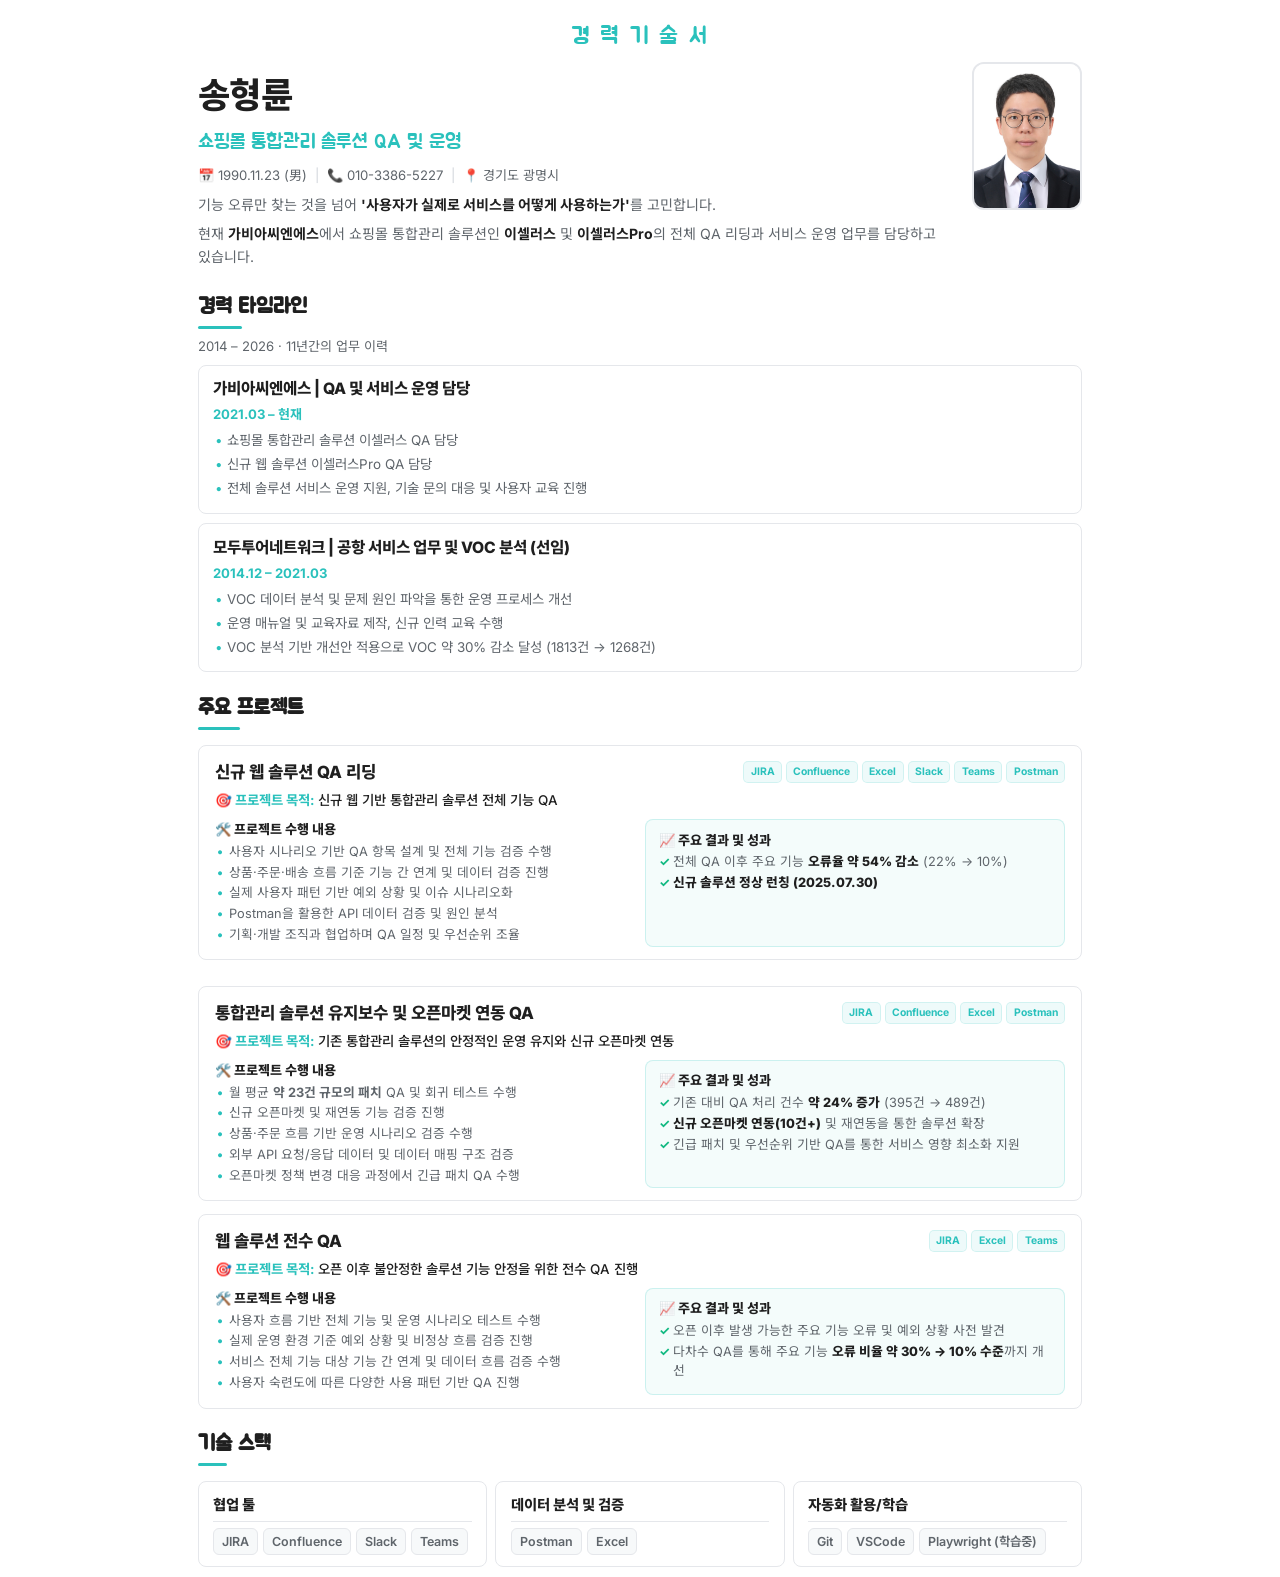
<file: 배민/baemin_print.html>
<!DOCTYPE html>
<html lang="ko">
<head>
    <meta charset="UTF-8">
    <meta name="viewport" content="width=device-width, initial-scale=1.0">
    <title>송형륜 | 경력기술서 (인쇄용)</title>
    <link rel="preconnect" href="https://fonts.googleapis.com">
    <link rel="preconnect" href="https://fonts.gstatic.com" crossorigin>
    <link href="https://fonts.googleapis.com/css2?family=Jua&family=Inter:wght@400;600;800&family=Noto+Sans+KR:wght@400;500;700;800&display=swap" rel="stylesheet">
    <style>
        :root {
            --accent-color: #2ac1bc;
            --accent-light: rgba(42, 193, 188, 0.08);
            --text-main: #1f1f1f;
            --text-muted: #5f656b;
            --border-color: #e5e7eb;
            --font-jua: 'Jua', sans-serif;
            --font-sans: 'Inter', 'Noto Sans KR', sans-serif;
        }

        * { margin: 0; padding: 0; box-sizing: border-box; }

        body {
            font-family: var(--font-sans);
            font-size: 0.88rem;
            color: var(--text-main);
            background: #fff;
            line-height: 1.55;
        }

        .container {
            max-width: 900px;
            margin: 0 auto;
            padding: 0 0.5rem;
        }

        /* ── HERO ── */
        .hero {
            padding: 1.2rem 0 0.8rem;
        }

        .resume-main-title {
            font-family: var(--font-jua);
            font-size: 1.45rem;
            color: var(--accent-color);
            text-align: center;
            margin-bottom: 0.8rem;
            letter-spacing: 0.08em;
        }

        .hero-grid {
            display: flex;
            align-items: flex-start;
            gap: 1.6rem;
        }

        .hero-left { flex: 1; }

        .hero-title {
            font-family: var(--font-sans);
            font-size: 2.2rem;
            font-weight: 800;
            color: var(--text-main);
            letter-spacing: -0.02em;
            margin-bottom: 0.3rem;
        }

        .hero-role {
            font-family: var(--font-jua);
            font-size: 1.25rem;
            color: var(--accent-color);
            margin-bottom: 0.4rem;
        }

        .hero-contact-info {
            display: flex;
            flex-wrap: wrap;
            gap: 0.5rem;
            align-items: center;
            font-size: 0.82rem;
            color: var(--text-muted);
            margin-bottom: 0.5rem;
        }

        .info-divider { color: #d1d5db; }

        .hero-subtitle {
            font-size: 0.88rem;
            color: var(--text-muted);
            line-height: 1.65;
        }

        .hero-subtitle strong {
            color: var(--text-main);
            font-weight: 700;
        }

        .hero-subtitle .sub-block {
            display: block;
            margin-top: 0.35rem;
            font-size: 0.88rem;
            line-height: 1.65;
        }

        .hero-right { flex-shrink: 0; }

        .profile-photo-container {
            width: 110px;
            height: 148px;
            border: 2px solid #e5e7eb;
            border-radius: 12px;
            overflow: hidden;
            background: #fff;
            margin-top: -0.4rem;
        }

        .profile-photo-container img {
            width: 100%; height: 100%; object-fit: cover; display: block;
        }

        /* ── SECTIONS ── */
        .section-block {
            padding: 0.6rem 0;
        }

        .section-title {
            font-family: var(--font-jua);
            font-size: 1.3rem;
            color: var(--text-main);
            margin-bottom: 0.45rem;
            display: inline-block;
            position: relative;
        }

        .section-title::after {
            content: '';
            display: block;
            width: 40%;
            height: 3px;
            background: var(--accent-color);
            margin-top: 0.2rem;
            border-radius: 2px;
        }

        .section-subtitle {
            font-size: 0.82rem;
            color: var(--text-muted);
            margin-bottom: 0.5rem;
        }

        /* ── TIMELINE ── */
        .timeline {
            display: flex;
            flex-direction: column;
            gap: 0.6rem;
        }

        .timeline-content {
            border: 1px solid var(--border-color);
            padding: 0.7rem 0.9rem;
            border-radius: 8px;
            background: #fff;
            page-break-inside: avoid;
        }

        .timeline-content h3 {
            font-size: 0.98rem;
            font-weight: 800;
            color: var(--text-main);
            margin-bottom: 0.18rem;
        }

        .timeline-desc {
            color: var(--accent-color);
            font-size: 0.82rem;
            font-weight: 700;
            margin-bottom: 0.38rem;
        }

        .timeline-content ul {
            list-style: none;
            padding: 0;
        }

        .timeline-content li {
            position: relative;
            padding-left: 0.85rem;
            font-size: 0.84rem;
            color: var(--text-muted);
            margin-bottom: 0.18rem;
        }

        .timeline-content li::before {
            content: '•';
            position: absolute;
            left: 0.1rem;
            color: var(--accent-color);
        }

        /* ── PROJECTS ── */
        .project-list {
            display: flex;
            flex-direction: column;
            gap: 0.8rem;
            margin-top: 0.5rem;
        }

        .project-item {
            border: 1px solid var(--border-color);
            border-radius: 8px;
            padding: 0.8rem 1rem;
            background: #fff;
            page-break-inside: avoid;
        }

        .project-header {
            display: flex;
            justify-content: space-between;
            align-items: center;
            flex-wrap: wrap;
            gap: 0.4rem;
            margin-bottom: 0.4rem;
        }

        .project-header h3 {
            font-size: 1.05rem;
            font-weight: 800;
            color: var(--text-main);
        }

        .project-tech-tags {
            display: flex;
            flex-wrap: wrap;
            gap: 0.25rem;
        }

        .project-tech-tag {
            font-size: 0.65rem;
            font-weight: 700;
            padding: 0.1rem 0.4rem;
            border-radius: 5px;
            background: var(--accent-light);
            color: var(--accent-color);
            border: 1px solid rgba(42,193,188,0.15);
        }

        .project-purpose {
            font-size: 0.84rem;
            color: var(--text-main);
            font-weight: 500;
            margin-bottom: 0.5rem;
            line-height: 1.45;
        }

        .project-purpose strong { color: var(--accent-color); font-weight: 700; }

        .project-details {
            display: grid;
            grid-template-columns: 1fr 1fr;
            gap: 0.6rem;
        }

        .project-detail-section h4 {
            font-size: 0.82rem;
            font-weight: 800;
            color: var(--text-main);
            margin-bottom: 0.22rem;
        }

        .project-tasks-list,
        .project-result-list {
            list-style: none;
            padding: 0;
        }

        .project-tasks-list li,
        .project-result-list li {
            position: relative;
            padding-left: 0.9rem;
            font-size: 0.8rem;
            line-height: 1.45;
            color: var(--text-muted);
            margin-bottom: 0.14rem;
        }

        .project-tasks-list li::before {
            content: '•';
            position: absolute; left: 0.1rem;
            color: var(--accent-color); font-weight: bold;
        }

        .project-result-list li::before {
            content: '✓';
            position: absolute; left: 0;
            color: #10b981; font-weight: bold; font-size: 0.78rem;
        }

        .project-result-list li strong { color: var(--text-main); font-weight: 800; }

        .project-highlight-section {
            background: #f4fcfb;
            border: 1px solid rgba(42,193,188,0.2);
            border-radius: 8px;
            padding: 0.6rem 0.8rem;
        }

        /* ── SKILLS ── */
        .skills-grid {
            display: grid;
            grid-template-columns: repeat(3, 1fr);
            gap: 0.5rem;
            margin-top: 0.5rem;
        }

        .skill-category {
            border: 1px solid var(--border-color);
            padding: 0.7rem 0.9rem;
            border-radius: 8px;
            background: #fff;
        }

        .skill-category h3 {
            font-size: 0.9rem;
            font-weight: 800;
            color: var(--text-main);
            margin-bottom: 0.4rem;
            padding-bottom: 0.3rem;
            border-bottom: 1px solid var(--border-color);
        }

        .skill-tags {
            display: flex;
            flex-wrap: wrap;
            gap: 0.3rem;
        }

        .tag {
            background: #f7f9fa;
            border: 1px solid var(--border-color);
            padding: 0.18rem 0.5rem;
            font-size: 0.78rem;
            font-weight: 600;
            border-radius: 6px;
            color: var(--text-muted);
        }

        /* ── PAGE BREAKS ── */
        /* 프로젝트 2번째 항목 앞에서 페이지 나눔 */
        .page-break {
            page-break-before: always;
            break-before: page;
        }
    </style>
</head>
<body>

<div class="container">

    <!-- ▌ HERO -->
    <div class="hero">
        <div class="resume-main-title">경 력 기 술 서</div>
        <div class="hero-grid">
            <div class="hero-left">
                <h1 class="hero-title">송형륜</h1>
                <p class="hero-role">쇼핑몰 통합관리 솔루션 QA 및 운영</p>
                <div class="hero-contact-info">
                    <span>📅 1990.11.23 (男)</span>
                    <span class="info-divider">|</span>
                    <span>📞 010-3386-5227</span>
                    <span class="info-divider">|</span>
                    <span>📍 경기도 광명시</span>
                </div>
                <p class="hero-subtitle">
                    기능 오류만 찾는 것을 넘어 <strong>'사용자가 실제로 서비스를 어떻게 사용하는가'</strong>를 고민합니다.
                    <span class="sub-block">
                        현재 <strong>가비아씨엔에스</strong>에서 쇼핑몰 통합관리 솔루션인 <strong>이셀러스</strong> 및
                        <strong>이셀러스Pro</strong>의 전체 QA 리딩과 서비스 운영 업무를 담당하고 있습니다.
                    </span>
                </p>
            </div>
            <div class="hero-right">
                <div class="profile-photo-container">
                    <img src="photo.jpg" alt="송형륜 프로필 사진">
                </div>
            </div>
        </div>
    </div>

    <!-- ▌ 경력 타임라인 -->
    <div class="section-block">
        <h2 class="section-title">경력 타임라인</h2>
        <p class="section-subtitle">2014 – 2026 · 11년간의 업무 이력</p>
        <div class="timeline">
            <div class="timeline-content">
                <h3>가비아씨엔에스 | QA 및 서비스 운영 담당</h3>
                <p class="timeline-desc">2021.03 – 현재</p>
                <ul>
                    <li>쇼핑몰 통합관리 솔루션 이셀러스 QA 담당</li>
                    <li>신규 웹 솔루션 이셀러스Pro QA 담당</li>
                    <li>전체 솔루션 서비스 운영 지원, 기술 문의 대응 및 사용자 교육 진행</li>
                </ul>
            </div>
            <div class="timeline-content">
                <h3>모두투어네트워크 | 공항 서비스 업무 및 VOC 분석 (선임)</h3>
                <p class="timeline-desc">2014.12 – 2021.03</p>
                <ul>
                    <li>VOC 데이터 분석 및 문제 원인 파악을 통한 운영 프로세스 개선</li>
                    <li>운영 매뉴얼 및 교육자료 제작, 신규 인력 교육 수행</li>
                    <li>VOC 분석 기반 개선안 적용으로 VOC 약 30% 감소 달성 (1813건 → 1268건)</li>
                </ul>
            </div>
        </div>
    </div>

    <!-- ▌ 주요 프로젝트 -->
    <div class="section-block">
        <h2 class="section-title">주요 프로젝트</h2>
        <div class="project-list">

            <!-- 프로젝트 1 (1페이지) -->
            <div class="project-item">
                <div class="project-header">
                    <h3>신규 웹 솔루션 QA 리딩</h3>
                    <div class="project-tech-tags">
                        <span class="project-tech-tag">JIRA</span>
                        <span class="project-tech-tag">Confluence</span>
                        <span class="project-tech-tag">Excel</span>
                        <span class="project-tech-tag">Slack</span>
                        <span class="project-tech-tag">Teams</span>
                        <span class="project-tech-tag">Postman</span>
                    </div>
                </div>
                <p class="project-purpose">
                    <strong>🎯 프로젝트 목적:</strong> 신규 웹 기반 통합관리 솔루션 전체 기능 QA
                </p>
                <div class="project-details">
                    <div class="project-detail-section">
                        <h4>🛠️ 프로젝트 수행 내용</h4>
                        <ul class="project-tasks-list">
                            <li>사용자 시나리오 기반 QA 항목 설계 및 전체 기능 검증 수행</li>
                            <li>상품·주문·배송 흐름 기준 기능 간 연계 및 데이터 검증 진행</li>
                            <li>실제 사용자 패턴 기반 예외 상황 및 이슈 시나리오화</li>
                            <li>Postman을 활용한 API 데이터 검증 및 원인 분석</li>
                            <li>기획·개발 조직과 협업하며 QA 일정 및 우선순위 조율</li>
                        </ul>
                    </div>
                    <div class="project-detail-section project-highlight-section">
                        <h4>📈 주요 결과 및 성과</h4>
                        <ul class="project-result-list">
                            <li>전체 QA 이후 주요 기능 <strong>오류율 약 54% 감소</strong> (22% → 10%)</li>
                            <li><strong>신규 솔루션 정상 런칭 (2025.07.30)</strong></li>
                        </ul>
                    </div>
                </div>
            </div>

            <!-- ▌ 페이지 2 시작 -->
            <div class="page-break"></div>

            <!-- 프로젝트 2 (2페이지) -->
            <div class="project-item">
                <div class="project-header">
                    <h3>통합관리 솔루션 유지보수 및 오픈마켓 연동 QA</h3>
                    <div class="project-tech-tags">
                        <span class="project-tech-tag">JIRA</span>
                        <span class="project-tech-tag">Confluence</span>
                        <span class="project-tech-tag">Excel</span>
                        <span class="project-tech-tag">Postman</span>
                    </div>
                </div>
                <p class="project-purpose">
                    <strong>🎯 프로젝트 목적:</strong> 기존 통합관리 솔루션의 안정적인 운영 유지와 신규 오픈마켓 연동
                </p>
                <div class="project-details">
                    <div class="project-detail-section">
                        <h4>🛠️ 프로젝트 수행 내용</h4>
                        <ul class="project-tasks-list">
                            <li>월 평균 <strong>약 23건 규모의 패치</strong> QA 및 회귀 테스트 수행</li>
                            <li>신규 오픈마켓 및 재연동 기능 검증 진행</li>
                            <li>상품·주문 흐름 기반 운영 시나리오 검증 수행</li>
                            <li>외부 API 요청/응답 데이터 및 데이터 매핑 구조 검증</li>
                            <li>오픈마켓 정책 변경 대응 과정에서 긴급 패치 QA 수행</li>
                        </ul>
                    </div>
                    <div class="project-detail-section project-highlight-section">
                        <h4>📈 주요 결과 및 성과</h4>
                        <ul class="project-result-list">
                            <li>기존 대비 QA 처리 건수 <strong>약 24% 증가</strong> (395건 → 489건)</li>
                            <li><strong>신규 오픈마켓 연동(10건+)</strong> 및 재연동을 통한 솔루션 확장</li>
                            <li>긴급 패치 및 우선순위 기반 QA를 통한 서비스 영향 최소화 지원</li>
                        </ul>
                    </div>
                </div>
            </div>

            <!-- 프로젝트 3 (2페이지) -->
            <div class="project-item">
                <div class="project-header">
                    <h3>웹 솔루션 전수 QA</h3>
                    <div class="project-tech-tags">
                        <span class="project-tech-tag">JIRA</span>
                        <span class="project-tech-tag">Excel</span>
                        <span class="project-tech-tag">Teams</span>
                    </div>
                </div>
                <p class="project-purpose">
                    <strong>🎯 프로젝트 목적:</strong> 오픈 이후 불안정한 솔루션 기능 안정을 위한 전수 QA 진행
                </p>
                <div class="project-details">
                    <div class="project-detail-section">
                        <h4>🛠️ 프로젝트 수행 내용</h4>
                        <ul class="project-tasks-list">
                            <li>사용자 흐름 기반 전체 기능 및 운영 시나리오 테스트 수행</li>
                            <li>실제 운영 환경 기준 예외 상황 및 비정상 흐름 검증 진행</li>
                            <li>서비스 전체 기능 대상 기능 간 연계 및 데이터 흐름 검증 수행</li>
                            <li>사용자 숙련도에 따른 다양한 사용 패턴 기반 QA 진행</li>
                        </ul>
                    </div>
                    <div class="project-detail-section project-highlight-section">
                        <h4>📈 주요 결과 및 성과</h4>
                        <ul class="project-result-list">
                            <li>오픈 이후 발생 가능한 주요 기능 오류 및 예외 상황 사전 발견</li>
                            <li>다차수 QA를 통해 주요 기능 <strong>오류 비율 약 30% → 10% 수준</strong>까지 개선</li>
                        </ul>
                    </div>
                </div>
            </div>

        </div><!-- /project-list -->
    </div>

    <!-- ▌ 기술 스택 (2페이지 하단) -->
    <div class="section-block">
        <h2 class="section-title">기술 스택</h2>
        <div class="skills-grid">
            <div class="skill-category">
                <h3>협업 툴</h3>
                <div class="skill-tags">
                    <span class="tag">JIRA</span>
                    <span class="tag">Confluence</span>
                    <span class="tag">Slack</span>
                    <span class="tag">Teams</span>
                </div>
            </div>
            <div class="skill-category">
                <h3>데이터 분석 및 검증</h3>
                <div class="skill-tags">
                    <span class="tag">Postman</span>
                    <span class="tag">Excel</span>
                </div>
            </div>
            <div class="skill-category">
                <h3>자동화 활용/학습</h3>
                <div class="skill-tags">
                    <span class="tag">Git</span>
                    <span class="tag">VSCode</span>
                    <span class="tag">Playwright (학습중)</span>
                </div>
            </div>
        </div>
    </div>

</div><!-- /container -->

</body>
</html>
</file>
<file: style.css>
:root {
    --bg-color: #ffffff;
    --text-main: #0f172a;
    --text-muted: #475569;
    --accent-color: #005bac;
    --accent-hover: #004899;
    --accent-light: #eef6ff;
    --purple-dot: #6366f1;
    --gradient-1: linear-gradient(135deg, #005bac 0%, #0072ce 100%);
    --gradient-2: linear-gradient(135deg, #004899 0%, #005bac 100%);
    --card-bg: #ffffff;
    --card-sub-bg: #f8fafc;
    --border-color: #e2e8f0;
    --nav-bg: rgba(255, 255, 255, 0.9);
}

* {
    margin: 0;
    padding: 0;
    box-sizing: border-box;
}

html {
    scroll-behavior: smooth;
    background-color: var(--bg-color);
}

body {
    font-family: 'Pretendard', -apple-system, BlinkMacSystemFont, system-ui, Roboto, 'Helvetica Neue', 'Noto Sans KR', sans-serif;
    color: var(--text-main);
    line-height: 1.65;
    overflow-x: hidden;
}

a {
    text-decoration: none;
    color: inherit;
}

ul {
    list-style: none;
}

.container {
    max-width: 1200px;
    margin: 0 auto;
    padding: 0 2rem;
}

/* Typography */
h1, h2, h3, h4 {
    line-height: 1.3;
    font-weight: 800;
    letter-spacing: -0.01em;
}

.section-title {
    font-size: 2.2rem;
    font-weight: 800;
    color: var(--text-main);
    margin-bottom: 0.5rem;
}

.section-subtitle {
    color: var(--text-muted);
    font-size: 1rem;
    margin-bottom: 2rem;
}

.gradient-text {
    background: var(--gradient-1);
    -webkit-background-clip: text;
    -webkit-text-fill-color: transparent;
}

/* Floating Navbar */
.navbar {
    position: fixed;
    top: 0;
    left: 0;
    width: 100%;
    background: var(--nav-bg);
    backdrop-filter: blur(12px);
    border-bottom: 1px solid var(--border-color);
    z-index: 1000;
}

.nav-content {
    max-width: 1200px;
    height: 64px;
    margin: 0 auto;
    padding: 0 2rem;
    display: flex;
    justify-content: space-between;
    align-items: center;
}

.logo {
    font-size: 1.2rem;
    font-weight: 800;
    color: var(--text-main);
    display: flex;
    align-items: center;
    gap: 0.5rem;
}

.brand-dot {
    width: 8px;
    height: 8px;
    border-radius: 50%;
    background: var(--accent-color);
}

.nav-links {
    display: flex;
    gap: 2rem;
}

.nav-links a {
    font-size: 0.95rem;
    font-weight: 600;
    color: var(--text-muted);
    transition: color 0.3s ease;
}

.nav-links a:hover {
    color: var(--accent-color);
}

/* Sections */
.section {
    padding: 60px 0;
}

.hero {
    min-height: auto;
    display: flex;
    align-items: center;
    padding-top: 100px;
    padding-bottom: 30px;
}

.about {
    padding-top: 10px;
}

.hero-grid {
    display: grid;
    grid-template-columns: 1fr 340px;
    gap: 3.5rem;
    align-items: center;
    width: 100%;
}

.hero-left {
    display: flex;
    flex-direction: column;
    align-items: flex-start;
    padding-right: 0;
}

.status-badge {
    display: inline-flex;
    align-items: center;
    gap: 0.5rem;
    background: #eef6ff;
    color: #005bac;
    padding: 0.35rem 0.9rem;
    border-radius: 20px;
    font-size: 0.82rem;
    font-weight: 700;
    margin-bottom: 1.5rem;
    border: 1px solid rgba(0, 91, 172, 0.2);
}

.status-dot {
    width: 7px;
    height: 7px;
    background-color: var(--purple-dot);
    border-radius: 50%;
    box-shadow: 0 0 8px rgba(99, 102, 241, 0.6);
    animation: statusPulse 2s infinite ease-in-out;
}

@keyframes statusPulse {
    0%, 100% { opacity: 1; transform: scale(1); }
    50% { opacity: 0.4; transform: scale(1.3); }
}

.hero-title {
    font-size: clamp(3.5rem, 6vw, 4.5rem);
    font-weight: 800;
    letter-spacing: -0.02em;
    margin-bottom: 0.5rem;
    color: var(--text-main);
    line-height: 1.1;
}

.hero-role {
    font-size: clamp(1.3rem, 2.5vw, 1.75rem);
    font-weight: 800;
    color: var(--text-muted);
    margin-bottom: 1.25rem;
}

.hero-subtitle {
    font-size: 1.1rem;
    color: var(--text-main);
    font-weight: 500;
    max-width: 100%;
    margin-bottom: 2rem;
    line-height: 1.7;
}

.hero-subtitle strong {
    font-weight: 700;
    color: var(--text-main);
}

.hero-actions {
    display: flex;
    gap: 1rem;
    align-items: center;
    flex-wrap: wrap;
}

/* Buttons */
.btn {
    display: inline-flex;
    align-items: center;
    justify-content: center;
    padding: 0.8rem 1.8rem;
    border-radius: 8px;
    font-size: 0.95rem;
    font-weight: 700;
    transition: all 0.3s ease;
    cursor: pointer;
}

.btn-primary {
    background: var(--accent-color);
    color: #ffffff;
    box-shadow: 0 4px 14px rgba(0, 91, 172, 0.25);
}

.btn-primary:hover {
    background: var(--accent-hover);
    transform: translateY(-2px);
    box-shadow: 0 6px 20px rgba(0, 91, 172, 0.35);
}

.btn-secondary {
    background: #ffffff;
    border: 1px solid var(--border-color);
    color: var(--text-main);
}

.btn-secondary:hover {
    background: var(--accent-light);
    border-color: var(--accent-color);
    color: var(--accent-color);
    transform: translateY(-2px);
}

.btn-outline {
    border: 1px solid var(--accent-color);
    color: var(--accent-color);
    background: #ffffff;
}

.btn-outline:hover {
    background: var(--accent-light);
    transform: translateY(-2px);
}

.btn-text {
    background: transparent;
    color: var(--text-muted);
    padding: 0.8rem 1rem;
    font-weight: 600;
    transition: color 0.3s ease;
}

.btn-text:hover {
    color: var(--accent-color);
}

/* Profile Card - Replica of Image 1 */
.hero-right {
    position: static;
    width: 100%;
    display: flex;
    justify-content: center;
}

.profile-card {
    background: #ffffff;
    border: 1px solid #e2e8f0;
    border-radius: 24px;
    padding: 1.75rem;
    width: 100%;
    box-shadow: 0 10px 30px rgba(0, 91, 172, 0.05);
}

.profile-avatar {
    width: 52px;
    height: 52px;
    background: #005bac;
    border-radius: 14px;
    display: flex;
    align-items: center;
    justify-content: center;
    font-size: 1.35rem;
    font-weight: 800;
    color: #ffffff;
    margin-bottom: 1.5rem;
}

.profile-stats {
    display: flex;
    justify-content: space-between;
    margin-bottom: 1.25rem;
    padding-bottom: 1.25rem;
    border-bottom: 1px solid #e2e8f0;
}

.stat-item {
    text-align: center;
}

.stat-value {
    display: block;
    font-size: 1.4rem;
    font-weight: 800;
    color: var(--text-main);
    line-height: 1.2;
}

.stat-label {
    font-size: 0.78rem;
    color: #64748b;
    margin-top: 0.25rem;
}

.profile-skills {
    display: flex;
    flex-wrap: wrap;
    gap: 0.4rem;
    margin-bottom: 1.25rem;
    padding-bottom: 1.25rem;
    border-bottom: 1px solid #e2e8f0;
}

.profile-skills .tag {
    background: #ffffff;
    border: 1px solid #cbd5e1;
    padding: 0.3rem 0.65rem;
    border-radius: 4px;
    font-size: 0.8rem;
    color: #334155;
    font-weight: 500;
}

.profile-skills .tag.tag-highlight {
    border-color: #cbd5e1;
    color: #334155;
    font-weight: 500;
}

.profile-status {
    display: flex;
    align-items: center;
    gap: 0.5rem;
    font-size: 0.88rem;
    font-weight: 700;
    color: var(--purple-dot);
}

/* About Content & Value Card Component - Enhanced Big & Bold Edition */
.value-card {
    background: #ffffff;
    border: 1.5px solid #e2e8f0;
    border-radius: 24px;
    padding: 2.75rem 3rem;
    box-shadow: 0 12px 35px rgba(0, 91, 172, 0.06);
    margin-top: 1rem;
    transition: all 0.3s ease;
}

.value-card:hover {
    border-color: #cbd5e1;
    box-shadow: 0 16px 45px rgba(0, 91, 172, 0.1);
}

.value-card-title {
    font-size: 1.65rem;
    font-weight: 800;
    color: #0f172a;
    letter-spacing: -0.02em;
    margin-bottom: 2.25rem;
    display: flex;
    align-items: center;
    gap: 0.75rem;
}

.value-card-title::before {
    content: '';
    display: inline-block;
    width: 6px;
    height: 24px;
    background: var(--accent-color);
    border-radius: 4px;
}

.value-3grid {
    display: grid;
    grid-template-columns: 1fr 1fr 1fr;
    gap: 2.5rem;
}

.value-col {
    display: flex;
    flex-direction: column;
}

.value-col:not(:last-child) {
    border-right: 1.5px solid #e2e8f0;
    padding-right: 2rem;
}

.value-header {
    display: flex;
    align-items: center;
    gap: 1rem;
    margin-bottom: 1.2rem;
}

.value-icon-circle {
    width: 56px;
    height: 56px;
    border-radius: 16px;
    display: flex;
    align-items: center;
    justify-content: center;
    flex-shrink: 0;
    box-shadow: 0 4px 12px rgba(0, 0, 0, 0.04);
}

.value-icon-circle.blue {
    background: #eef6ff;
    color: #005bac;
    border: 1px solid rgba(0, 91, 172, 0.15);
}

.value-icon-circle.green {
    background: #f0fdf4;
    color: #16a34a;
    border: 1px solid rgba(22, 163, 74, 0.15);
}

.value-icon-circle.purple {
    background: #f5f3ff;
    color: #7c3aed;
    border: 1px solid rgba(124, 58, 237, 0.15);
}

.value-icon-circle svg {
    width: 28px;
    height: 28px;
}

.value-title {
    font-size: 1.25rem;
    font-weight: 800;
    margin: 0;
    letter-spacing: -0.01em;
}

.value-title.blue { color: #005bac; }
.value-title.green { color: #16a34a; }
.value-title.purple { color: #7c3aed; }

.value-desc {
    font-size: 1.02rem;
    color: #334155;
    line-height: 1.65;
    font-weight: 500;
    margin: 0;
    word-break: keep-all;
}

@media (max-width: 768px) {
    .value-3grid {
        grid-template-columns: 1fr;
        gap: 1.5rem;
    }
    .value-col:not(:last-child) {
        border-right: none;
        border-bottom: 1px solid #e2e8f0;
        padding-bottom: 1.5rem;
        padding-right: 0;
    }
}

/* Premium Career Timeline */
.timeline {
    position: relative;
    padding-left: 2rem;
}

.timeline::before {
    content: '';
    position: absolute;
    left: 0.4rem;
    top: 0.5rem;
    bottom: 0.5rem;
    width: 2px;
    background: #cbd5e1;
}

.timeline-item {
    position: relative;
    margin-bottom: 2.5rem;
}

.timeline-item:last-child {
    margin-bottom: 0;
}

.timeline-dot {
    position: absolute;
    left: -2.1rem;
    top: 0.35rem;
    width: 14px;
    height: 14px;
    border-radius: 50%;
    background: #005bac;
    border: 3px solid #ffffff;
    box-shadow: 0 0 0 2px #005bac;
}

.timeline-content {
    background: #ffffff;
    border: 1px solid #e2e8f0;
    border-radius: 16px;
    padding: 1.75rem;
    box-shadow: 0 4px 15px rgba(0, 91, 172, 0.03);
    transition: all 0.3s ease;
}

.timeline-content:hover {
    transform: translateY(-3px);
    box-shadow: 0 8px 25px rgba(0, 91, 172, 0.08);
    border-color: #cbd5e1;
}

.timeline-header {
    display: flex;
    justify-content: space-between;
    align-items: center;
    margin-bottom: 0.4rem;
    flex-wrap: wrap;
    gap: 0.5rem;
}

.timeline-content h3 {
    font-size: 1.2rem;
    font-weight: 800;
    color: #0f172a;
    margin: 0;
}

.timeline-role-badge {
    background: #eef6ff;
    color: #005bac;
    font-size: 0.78rem;
    font-weight: 700;
    padding: 0.25rem 0.65rem;
    border-radius: 6px;
    border: 1px solid rgba(0, 91, 172, 0.15);
}

.timeline-desc {
    color: #64748b;
    font-size: 0.85rem;
    margin-bottom: 1.25rem;
    font-weight: 600;
}

.timeline-content ul {
    list-style: none;
    padding: 0;
    margin: 0;
}

.timeline-content li {
    position: relative;
    padding-left: 1.4rem;
    margin-bottom: 0.6rem;
    font-size: 0.95rem;
    color: #334155;
    line-height: 1.6;
}

.timeline-content li::before {
    content: '•';
    position: absolute;
    left: 0.3rem;
    color: #005bac;
    font-weight: bold;
    font-size: 1.2rem;
}

.timeline-content li strong {
    color: #0f172a;
    font-weight: 800;
}

/* Premium Project Cards */
.projects-grid {
    display: flex;
    flex-direction: column;
    gap: 2rem;
}

.project-card {
    background: #ffffff;
    border: 1px solid #e2e8f0;
    border-left: 5px solid var(--accent-color);
    border-radius: 16px;
    padding: 2rem;
    box-shadow: 0 4px 20px rgba(0, 91, 172, 0.04);
    transition: all 0.3s ease;
}

.project-card:hover {
    transform: translateY(-4px);
    box-shadow: 0 12px 35px rgba(0, 91, 172, 0.1);
    border-color: #cbd5e1;
    border-left-color: var(--accent-color);
}

.project-header {
    display: flex;
    justify-content: space-between;
    align-items: center;
    margin-bottom: 1.25rem;
    flex-wrap: wrap;
    gap: 1rem;
}

.project-header h3 {
    font-size: 1.3rem;
    font-weight: 800;
    color: var(--text-main);
    margin: 0;
}

.project-tech-tags {
    display: flex;
    gap: 0.5rem;
    flex-wrap: wrap;
}

.project-tech-tag {
    font-size: 0.78rem;
    font-weight: 700;
    padding: 0.3rem 0.7rem;
    border-radius: 6px;
    background: #eef6ff;
    color: #005bac;
    border: 1px solid rgba(0, 91, 172, 0.15);
}

.project-purpose-box {
    background: #f8fafc;
    border: 1px solid #e2e8f0;
    border-radius: 10px;
    padding: 1rem 1.25rem;
    margin-bottom: 1.5rem;
}

.project-purpose {
    font-size: 0.95rem;
    color: #334155;
    margin: 0;
    line-height: 1.5;
}

.project-details {
    display: flex;
    flex-direction: column;
    gap: 1.5rem;
}

.project-detail-section h4 {
    font-size: 1rem;
    font-weight: 800;
    color: var(--text-main);
    margin-bottom: 1rem;
}

.project-tasks-list {
    list-style: none;
    padding: 0;
    margin: 0;
}

.project-tasks-list li {
    position: relative;
    padding-left: 1.5rem;
    margin-bottom: 0.65rem;
    font-size: 0.93rem;
    color: #475569;
    line-height: 1.6;
}

.project-tasks-list li::before {
    content: '•';
    position: absolute;
    left: 0.4rem;
    color: var(--accent-color);
    font-size: 1.2rem;
    line-height: 1;
}

.project-highlight-section {
    background: #f0f7ff;
    border: 1px solid #cce3ff;
    border-radius: 14px;
    padding: 1.4rem 1.6rem;
    margin-top: 0.5rem;
}

.project-result-list {
    list-style: none;
    padding: 0;
    margin: 0;
}

.project-result-list li {
    position: relative;
    padding-left: 1.5rem;
    margin-bottom: 0.75rem;
    font-size: 0.93rem;
    color: #0f172a;
    line-height: 1.55;
}

.project-result-list li::before {
    content: '✓';
    position: absolute;
    left: 0;
    color: #005bac;
    font-weight: 800;
}

.project-result-list li strong {
    color: #005bac;
    font-weight: 800;
}

/* Tools Section */
.tools-badge-container {
    display: flex;
    flex-wrap: wrap;
    gap: 12px;
    align-items: center;
    padding: 1.75rem;
    background: #f8fafc;
    border: 1px solid var(--border-color);
    border-radius: 16px;
}

.tool-badge {
    display: inline-flex;
    align-items: center;
    gap: 8px;
    background: #ffffff;
    border: 1px solid var(--border-color);
    padding: 10px 20px;
    border-radius: 30px;
    font-size: 0.95rem;
    font-weight: 700;
    color: var(--text-main);
    box-shadow: 0 2px 6px rgba(0, 91, 172, 0.03);
    transition: all 0.25s ease;
}

.tool-badge:hover {
    border-color: var(--accent-color);
    color: var(--accent-color);
    transform: translateY(-2px);
    box-shadow: 0 6px 16px rgba(0, 91, 172, 0.08);
}

.badge-icon {
    font-style: normal;
    font-size: 1.1rem;
}

.tool-badge-highlight {
    background: #eef6ff;
    border-color: rgba(0, 91, 172, 0.3);
    color: var(--accent-color);
}

/* Contact Section */
.contact-card {
    background: #ffffff;
    border: 1px solid var(--border-color);
    padding: 3rem 2rem;
    border-radius: 20px;
    text-align: center;
    box-shadow: 0 4px 20px rgba(0, 91, 172, 0.04);
}

.contact-desc {
    font-size: 1.1rem;
    color: var(--text-muted);
    margin-bottom: 1.5rem;
}

/* Footer */
footer {
    border-top: 1px solid var(--border-color);
    padding: 2rem 0;
    text-align: center;
    color: var(--text-muted);
    font-size: 0.9rem;
}

/* Mobile Responsive */
@media (max-width: 768px) {
    .nav-links {
        display: none;
    }
    
    .hero-grid {
        display: flex;
        flex-direction: column;
        gap: 2.5rem;
    }
    
    .hero-title {
        font-size: 2.8rem;
    }
    
    .profile-card {
        padding: 1.5rem;
    }

    .timeline::before {
        left: 0.5rem;
    }
    
    .timeline-dot {
        left: -1.85rem;
    }
    
    .timeline {
        padding-left: 1.5rem;
    }
    
    .contact-btn {
        display: block;
        margin: 0.5rem auto;
        width: 100%;
        max-width: 300px;
    }
}
</file>
<file: 배민/style.css>
:root {
    --bg-color: #ffffff;
    --text-main: #111827;
    --text-muted: #4b5563;
    --accent-color: #3b82f6;
    --accent-hover: #2563eb;
    --gradient-1: #3b82f6;
    --gradient-2: #8b5cf6;
    --card-bg: #f9fafb;
    --border-color: #e5e7eb;
    --nav-bg: rgba(255, 255, 255, 0.8);
}

* {
    margin: 0;
    padding: 0;
    box-sizing: border-box;
}

html {
    scroll-behavior: smooth;
    background-color: var(--bg-color);
}

body {
    font-family: 'Inter', 'Noto Sans KR', sans-serif;
    color: var(--text-main);
    line-height: 1.6;
    overflow-x: hidden;
}

a {
    text-decoration: none;
    color: inherit;
}

ul {
    list-style: none;
}

.container {
    max-width: 1200px;
    margin: 0 auto;
    padding: 0 2rem;
}

/* Typography */
h1, h2, h3 {
    line-height: 1.3;
    font-weight: 700;
}

.section-title {
    font-size: 2.5rem;
    margin-bottom: 1rem;
}

.section-subtitle {
    color: var(--text-muted);
    font-size: 1.1rem;
    margin-bottom: 3rem;
}

.gradient-text {
    background: linear-gradient(135deg, var(--gradient-1), var(--gradient-2));
    -webkit-background-clip: text;
    -webkit-text-fill-color: transparent;
    background-clip: text;
}

/* Navbar */
.navbar {
    position: fixed;
    top: 0;
    left: 0;
    right: 0;
    height: 70px;
    background: var(--nav-bg);
    backdrop-filter: blur(10px);
    -webkit-backdrop-filter: blur(10px);
    border-bottom: 1px solid var(--border-color);
    z-index: 1000;
    display: flex;
    align-items: center;
}

.nav-content {
    width: 100%;
    max-width: 1200px;
    margin: 0 auto;
    padding: 0 2rem;
    display: flex;
    justify-content: space-between;
    align-items: center;
}

.logo {
    font-size: 1.25rem;
    font-weight: 800;
}

.nav-links {
    display: flex;
    gap: 2rem;
}

.nav-links a {
    font-size: 0.95rem;
    color: var(--text-muted);
    transition: color 0.3s ease;
}

.nav-links a:hover {
    color: var(--text-main);
}

/* Sections */
.section {
    padding: 100px 0;
}

/* Hero Section */
.hero {
    min-height: 100vh;
    display: flex;
    align-items: center;
    padding-top: 70px;
}

.hero-grid {
    position: relative;
    display: block;
    padding-top: 2rem;
}

.hero-left {
    display: flex;
    flex-direction: column;
    align-items: flex-start;
    max-width: 100%;
    padding-right: 340px;
}

.status-badge {
    display: inline-flex;
    align-items: center;
    gap: 0.4rem;
    background: rgba(46, 213, 115, 0.15);
    color: #16a34a;
    padding: 0.25rem 0.75rem;
    border-radius: 20px;
    font-size: 0.75rem;
    font-weight: 600;
    margin-bottom: 2rem;
}

.status-dot {
    width: 6px;
    height: 6px;
    background-color: #16a34a;
    border-radius: 50%;
    box-shadow: 0 0 6px rgba(22, 163, 74, 0.4);
}

.hero-title {
    font-size: clamp(4rem, 7vw, 5.5rem);
    font-weight: 800;
    letter-spacing: -0.02em;
    margin-bottom: 0.5rem;
    color: var(--text-main);
    line-height: 1.1;
}

.hero-role {
    font-size: clamp(1.5rem, 3vw, 2rem);
    font-weight: 700;
    color: var(--text-muted);
    margin-bottom: 1.5rem;
}

.hero-subtitle {
    font-size: 1.25rem;
    color: var(--text-main);
    font-weight: 500;
    max-width: 100%;
    margin-bottom: 3rem;
    line-height: 1.8;
}

.hero-actions {
    display: flex;
    gap: 1rem;
    align-items: center;
    flex-wrap: wrap;
}

/* Buttons */
.btn {
    display: inline-flex;
    align-items: center;
    justify-content: center;
    padding: 0.8rem 1.8rem;
    border-radius: 8px;
    font-size: 1rem;
    font-weight: 600;
    transition: all 0.3s ease;
    cursor: pointer;
}

.btn-primary {
    background: var(--text-main);
    color: var(--bg-color);
}

.btn-primary:hover {
    background: #e2e8f0;
    transform: translateY(-2px);
}

.btn-secondary {
    background: transparent;
    border: 1px solid var(--border-color);
    color: var(--text-main);
}

.btn-secondary:hover {
    background: var(--card-bg);
    transform: translateY(-2px);
}

.btn-outline {
    border: 1px solid var(--accent-color);
    color: var(--accent-color);
}
.btn-outline:hover {
    background: rgba(59, 130, 246, 0.1);
    transform: translateY(-2px);
}

.btn-text {
    background: transparent;
    color: var(--text-muted);
    padding: 0.8rem 1rem;
    font-weight: 600;
    transition: color 0.3s ease;
}
.btn-text:hover {
    color: var(--text-main);
}

/* Profile Card */
.hero-right {
    position: absolute;
    top: 2rem;
    right: 0;
    width: 300px;
    display: flex;
    justify-content: center;
}

.profile-card {
    background: var(--card-bg);
    border: 1px solid var(--border-color);
    border-radius: 20px;
    padding: 1.5rem;
    width: 100%;
    box-shadow: 0 10px 30px rgba(0,0,0,0.05);
}

.profile-avatar {
    width: 56px;
    height: 56px;
    background: var(--gradient-2);
    border-radius: 14px;
    display: flex;
    align-items: center;
    justify-content: center;
    font-size: 1.5rem;
    font-weight: 800;
    color: white;
    margin-bottom: 1.5rem;
}

.profile-stats {
    display: flex;
    justify-content: space-between;
    margin-bottom: 1.5rem;
    padding-bottom: 1.5rem;
    border-bottom: 1px solid var(--border-color);
}

.stat-item {
    text-align: center;
}

.stat-value {
    display: block;
    font-size: 1.5rem;
    font-weight: 800;
    color: var(--text-main);
}

.stat-label {
    font-size: 0.85rem;
    color: var(--text-muted);
}

.profile-skills {
    display: flex;
    flex-wrap: wrap;
    gap: 0.5rem;
    margin-bottom: 2rem;
    padding-bottom: 2rem;
    border-bottom: 1px solid var(--border-color);
}

.profile-skills .tag {
    background: #ffffff;
    border: 1px solid var(--border-color);
}

.profile-status {
    display: flex;
    align-items: center;
    gap: 0.5rem;
    font-size: 0.95rem;
    color: var(--text-muted);
    font-weight: 600;
}

/* About Section */
.about-content p {
    font-size: 1.15rem;
    color: var(--text-muted);
    max-width: 800px;
}

/* Projects Section */
.projects-grid {
    display: grid;
    grid-template-columns: 1fr; /* Stack vertically for more detail space */
    gap: 3rem;
}

.project-card {
    background: var(--card-bg);
    border: 1px solid var(--border-color);
    padding: 2.5rem;
    border-radius: 20px;
    transition: all 0.4s cubic-bezier(0.4, 0, 0.2, 1);
    box-shadow: 0 4px 20px rgba(0,0,0,0.03);
    position: relative;
}

.project-card:hover {
    transform: translateY(-8px);
    border-color: var(--accent-color);
    box-shadow: 0 12px 30px rgba(59, 130, 246, 0.08);
}

.project-header {
    display: flex;
    justify-content: space-between;
    align-items: center;
    margin-bottom: 2rem;
    flex-wrap: wrap;
    gap: 1rem;
}

.project-header h3 {
    font-size: 1.75rem;
    color: var(--text-main);
    margin-bottom: 0;
}

.project-badge {
    background: rgba(59, 130, 246, 0.1);
    color: var(--accent-color);
    padding: 0.4rem 1rem;
    border-radius: 30px;
    font-size: 0.85rem;
    font-weight: 700;
}

.project-body {
    display: grid;
    grid-template-columns: repeat(auto-fit, minmax(250px, 1fr));
    gap: 2rem;
}

.project-info h4 {
    font-size: 1rem;
    color: var(--accent-color);
    margin-bottom: 1rem;
    text-transform: uppercase;
    letter-spacing: 0.05em;
    display: flex;
    align-items: center;
    gap: 0.5rem;
}

.project-info h4::before {
    content: '';
    width: 4px;
    height: 16px;
    background: var(--accent-color);
    border-radius: 2px;
}

.project-info p {
    font-size: 1.05rem;
    color: var(--text-main);
    line-height: 1.6;
}

.project-info ul {
    list-style-type: none;
    padding-left: 0;
}

.project-info li {
    position: relative;
    padding-left: 1.5rem;
    margin-bottom: 0.8rem;
    font-size: 0.95rem;
    color: var(--text-muted);
    line-height: 1.6;
}

.project-info li::before {
    content: '→';
    position: absolute;
    left: 0;
    color: var(--accent-color);
}

.result-text {
    font-weight: 600;
    color: var(--text-main) !important;
    padding: 1rem;
    background: rgba(59, 130, 246, 0.03);
    border-radius: 12px;
    border-left: 4px solid var(--accent-color);
}

@media (max-width: 992px) {
    .project-body {
        grid-template-columns: 1fr;
    }
}

/* Career Timeline */
.timeline {
    position: relative;
    padding-left: 2rem;
}

.timeline::before {
    content: '';
    position: absolute;
    left: 0;
    top: 0;
    bottom: 0;
    width: 2px;
    background: var(--border-color);
}

.timeline-item {
    position: relative;
    margin-bottom: 3rem;
}

.timeline-item:last-child {
    margin-bottom: 0;
}

.timeline-dot {
    position: absolute;
    left: -2.35rem;
    top: 0.25rem;
    width: 1rem;
    height: 1rem;
    border-radius: 50%;
    background: var(--accent-color);
    border: 4px solid var(--bg-color);
}

.timeline-content {
    background: var(--card-bg);
    border: 1px solid var(--border-color);
    padding: 1.5rem;
    border-radius: 12px;
    transition: transform 0.3s ease, border-color 0.3s ease;
}

.timeline-content:hover {
    transform: translateY(-5px);
    border-color: rgba(255,255,255,0.3);
}

.timeline-content h3 {
    font-size: 1.25rem;
    margin-bottom: 0.5rem;
}

.timeline-desc {
    color: var(--accent-color);
    font-size: 0.9rem;
    margin-bottom: 1rem;
    font-weight: 600;
}

.timeline-content ul {
    list-style-type: disc;
    padding-left: 1.2rem;
    color: var(--text-muted);
}

.timeline-content li {
    margin-bottom: 0.5rem;
    font-size: 0.95rem;
}

/* Skills Section */
.skills-grid {
    display: grid;
    grid-template-columns: repeat(auto-fit, minmax(250px, 1fr));
    gap: 2rem;
}

.skill-category {
    background: var(--card-bg);
    border: 1px solid var(--border-color);
    padding: 1.5rem;
    border-radius: 12px;
}

.skill-category h3 {
    font-size: 1.1rem;
    margin-bottom: 1rem;
    padding-bottom: 0.5rem;
    border-bottom: 1px solid var(--border-color);
}

.skill-tags {
    display: flex;
    flex-wrap: wrap;
    gap: 0.5rem;
}

.tag {
    background: #f3f4f6;
    border: 1px solid var(--border-color);
    padding: 0.4rem 0.8rem;
    border-radius: 20px;
    font-size: 0.85rem;
    color: var(--text-muted);
}

/* Contact Section */
.contact-card {
    background: var(--card-bg);
    border: 1px solid var(--border-color);
    padding: 3rem 2rem;
    border-radius: 16px;
    text-align: center;
}

.contact-desc {
    font-size: 1.25rem;
    color: var(--text-muted);
    margin-bottom: 2rem;
}

.contact-btn {
    margin: 0 0.5rem;
}

/* Footer */
footer {
    padding: 2rem 0;
    text-align: center;
    border-top: 1px solid var(--border-color);
    color: var(--text-muted);
    font-size: 0.9rem;
}

/* Animations */
.fade-in {
    opacity: 0;
    animation: fadeIn 1s ease forwards;
}

.slide-up {
    opacity: 0;
    transform: translateY(30px);
    transition: opacity 0.8s ease, transform 0.8s ease;
}

.slide-up.visible {
    opacity: 1;
    transform: translateY(0);
}

@keyframes fadeIn {
    from { opacity: 0; }
    to { opacity: 1; }
}

/* Mobile Responsive */
@media (max-width: 768px) {
    .nav-links {
        display: none; /* In a real app, add a hamburger menu */
    }
    
    .hero-grid {
        display: flex;
        flex-direction: column;
        gap: 4rem;
        padding-top: 0;
    }
    
    .hero-left {
        padding-right: 0;
    }
    
    .hero-right {
        position: static;
        width: 100%;
    }

    .hero-title {
        font-size: 3rem;
    }
    
    .profile-card {
        max-width: 100%;
        padding: 2rem;
    }

    .timeline::before {
        left: 0.5rem;
    }
    
    .timeline-dot {
        left: -1.85rem;
    }
    
    .timeline {
        padding-left: 1.5rem;
    }
    
    .contact-btn {
        display: block;
        margin: 0.5rem auto;
        width: 100%;
        max-width: 300px;
    }
}

/* Print Styles */
@media print {
    body {
        -webkit-print-color-adjust: exact !important;
        print-color-adjust: exact !important;
        background-color: var(--bg-color) !important;
        color: var(--text-main) !important;
    }
    .navbar {
        display: none !important;
    }
    .hero {
        min-height: auto !important;
        padding-top: 2rem !important;
    }
    .section {
        padding: 30px 0 !important;
    }
    .project-card, .timeline-content, .skill-category, .contact-card {
        page-break-inside: avoid;
        break-inside: avoid;
    }
    /* Force visibility of animated elements during print */
    .fade-in, .slide-up {
        opacity: 1 !important;
        transform: none !important;
        animation: none !important;
        transition: none !important;
        visibility: visible !important;
    }
}
</file>
